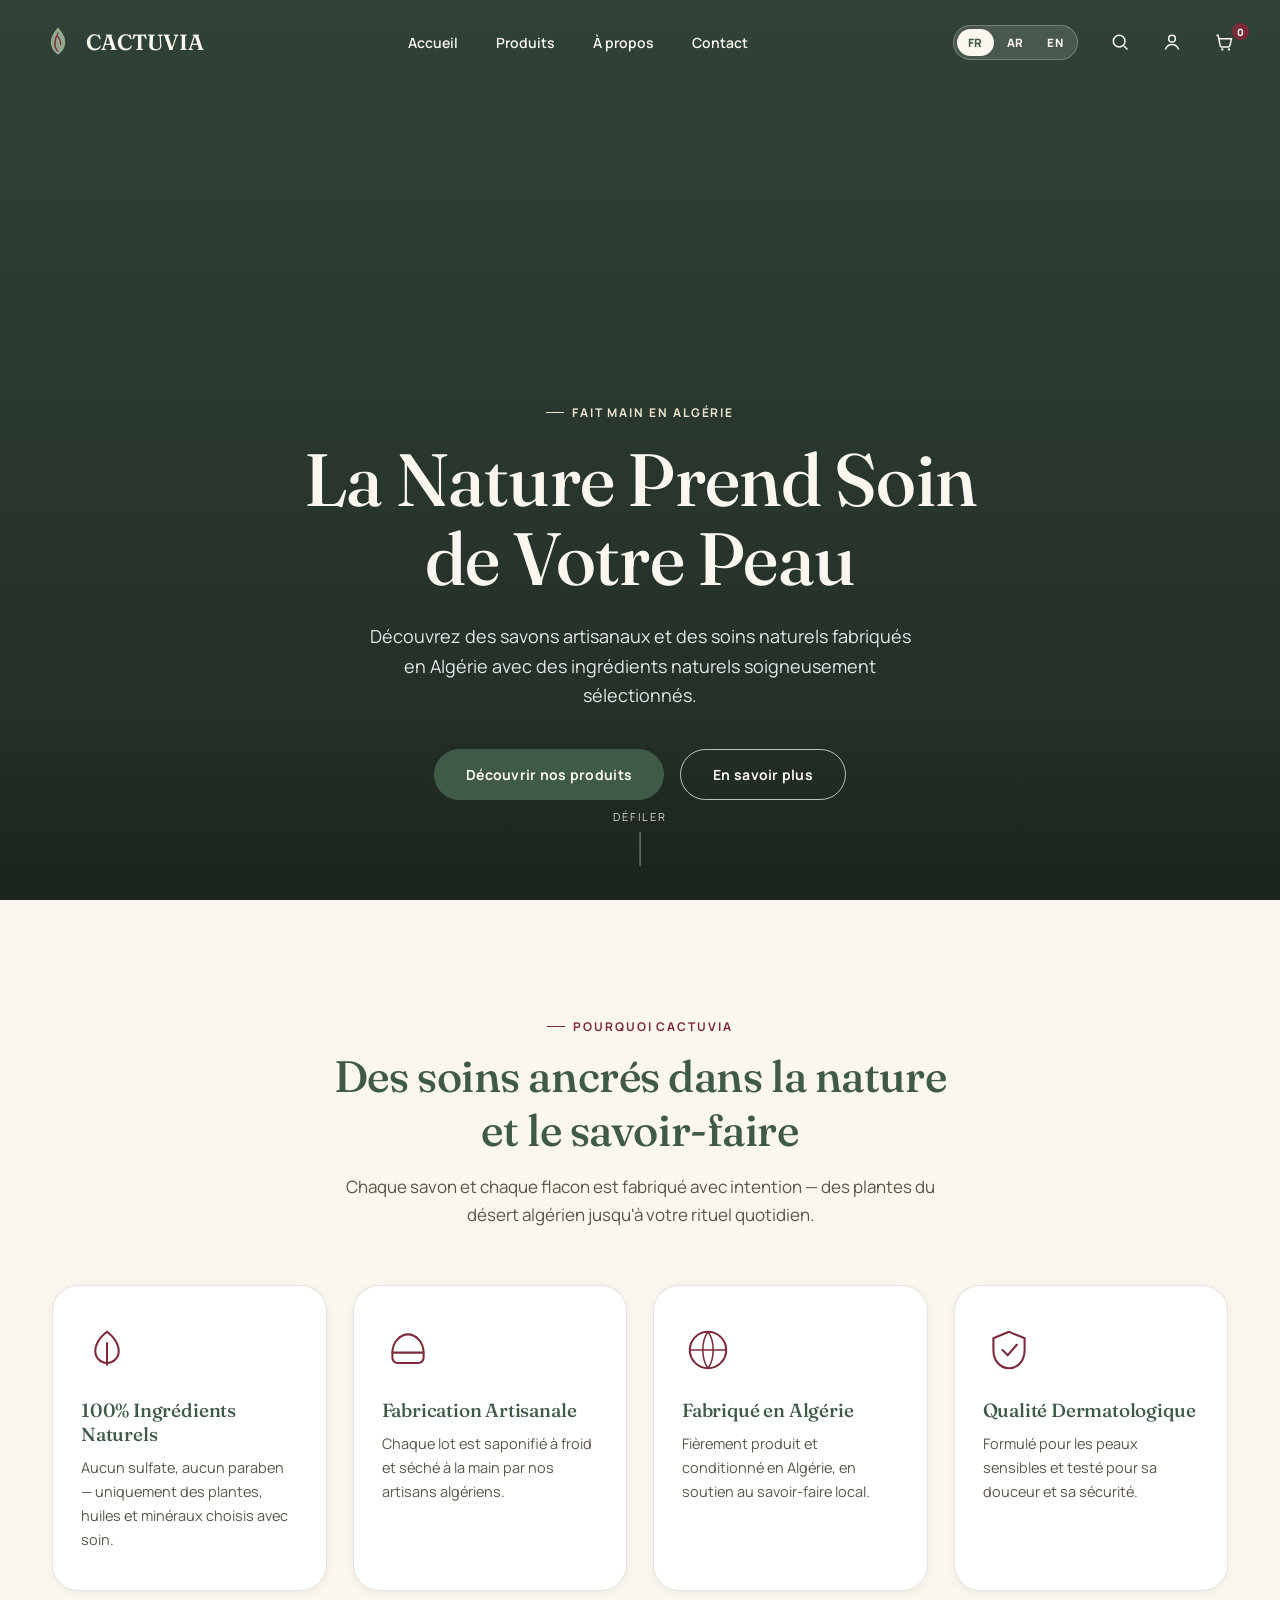
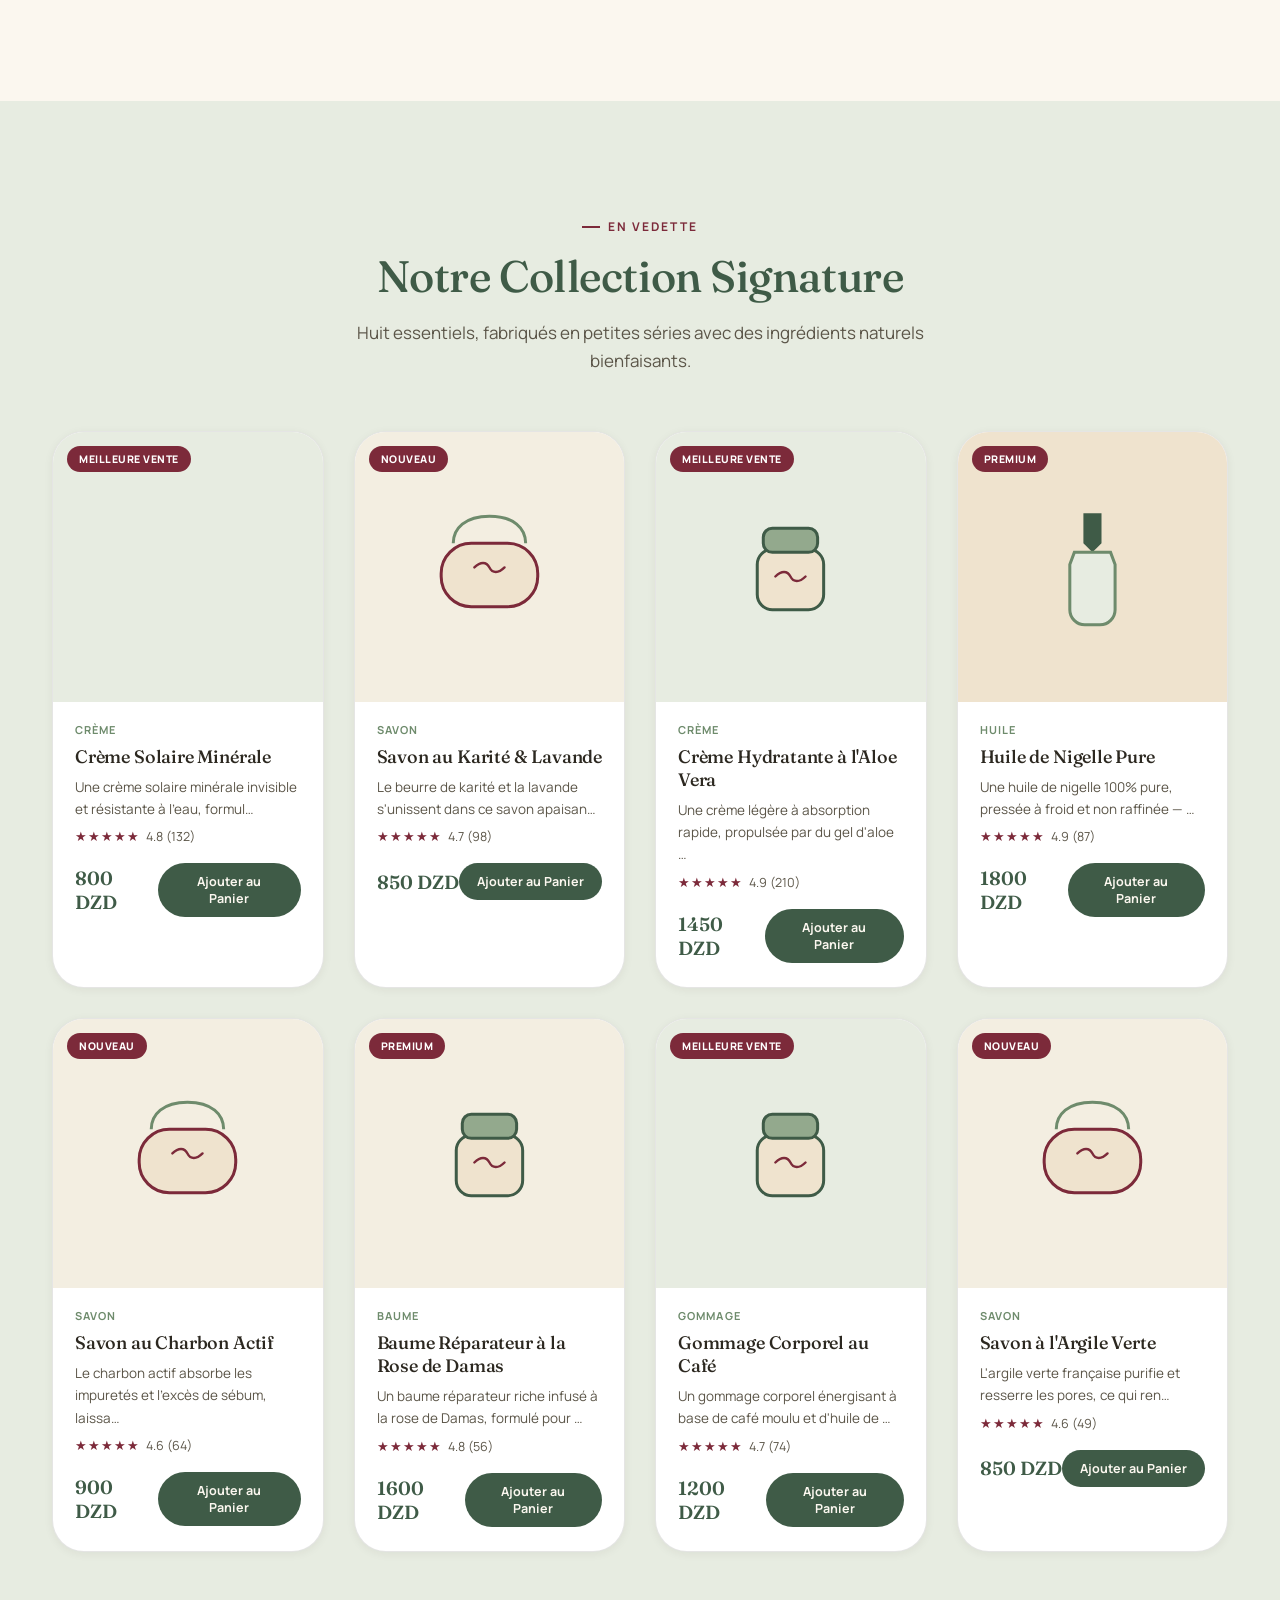
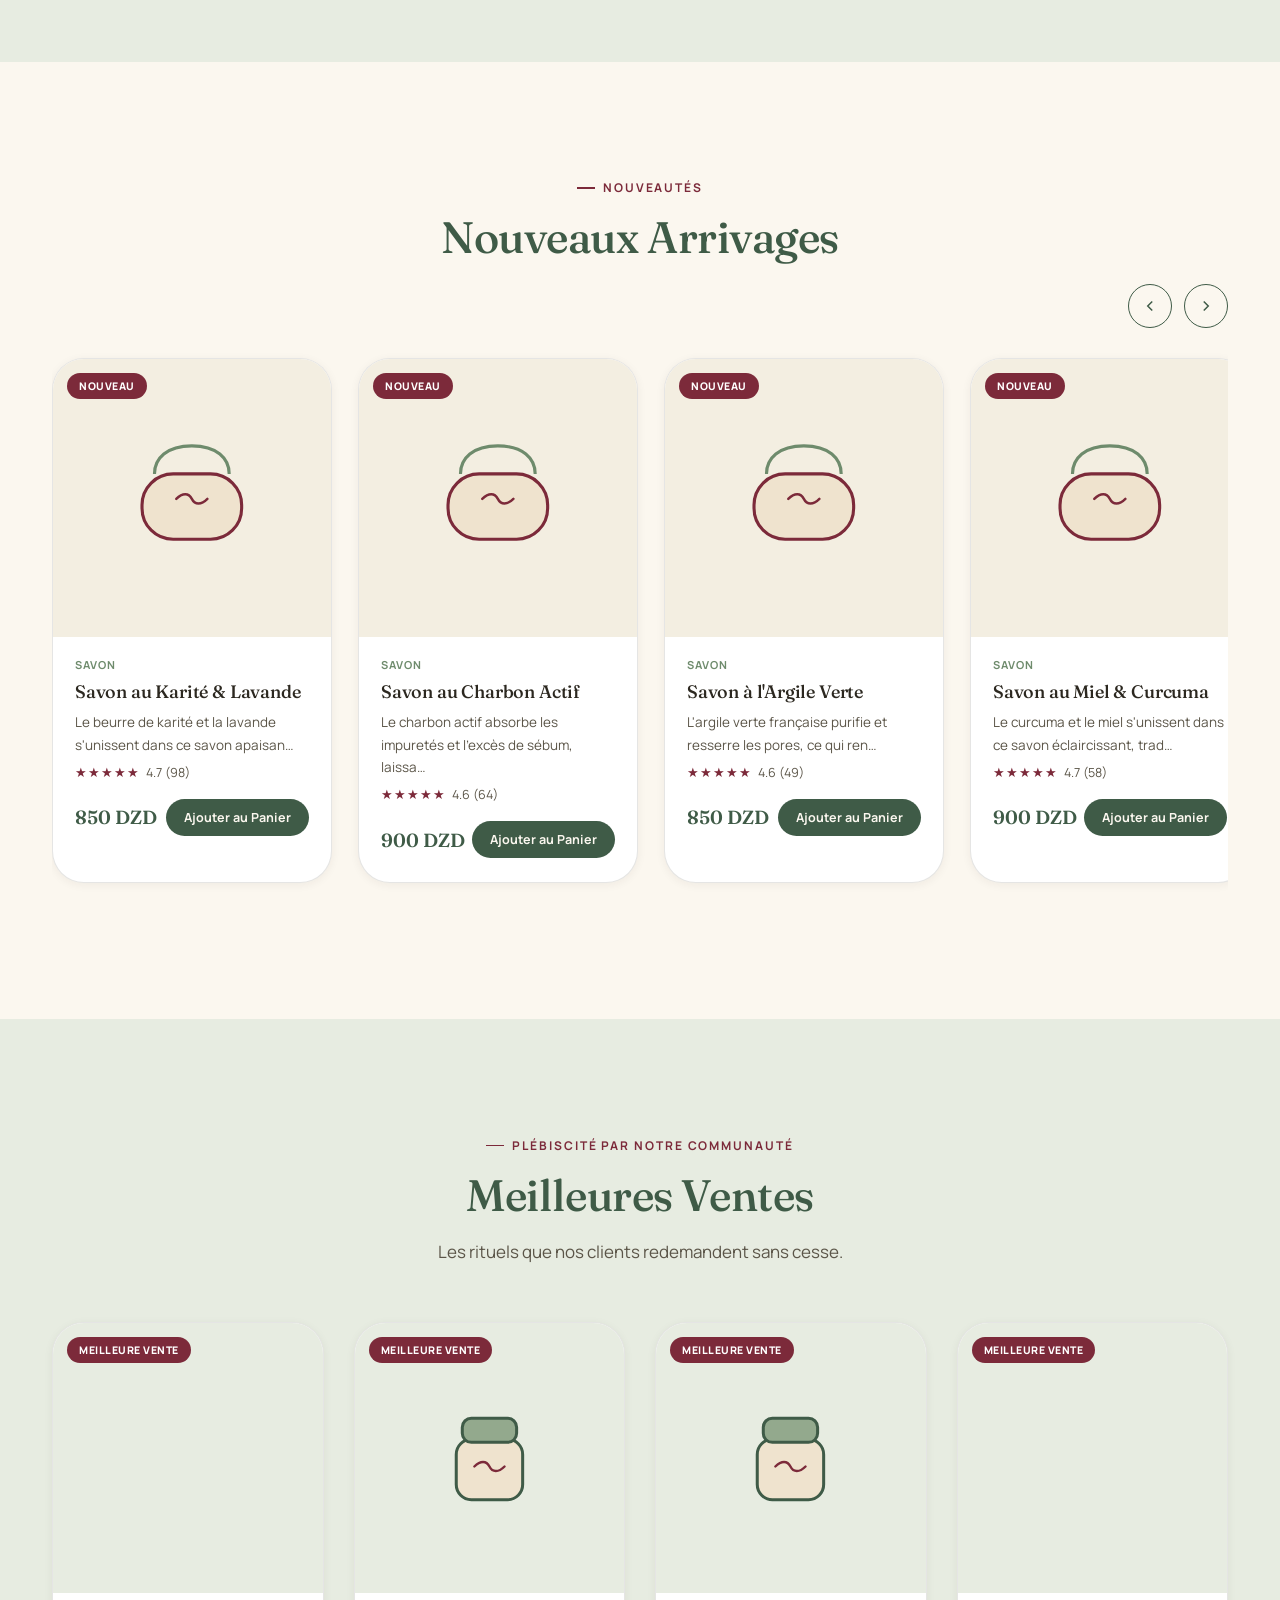
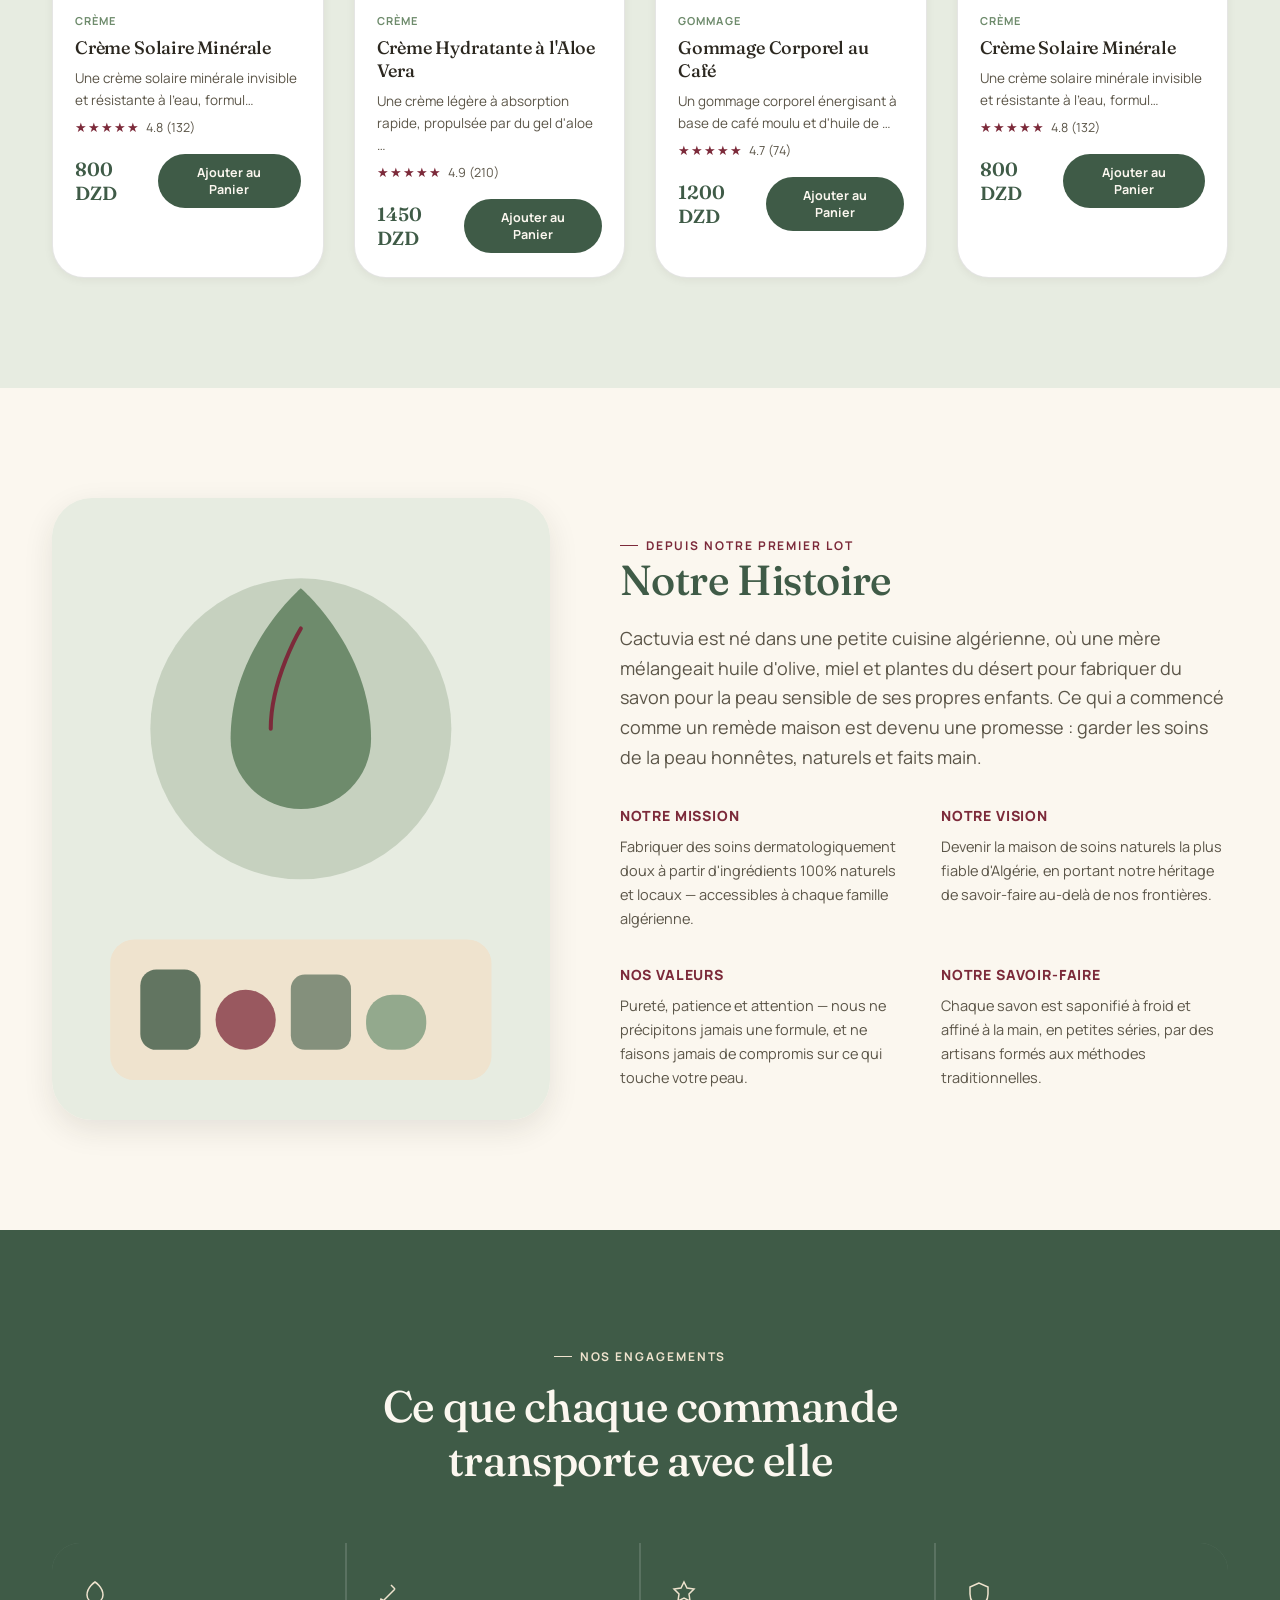
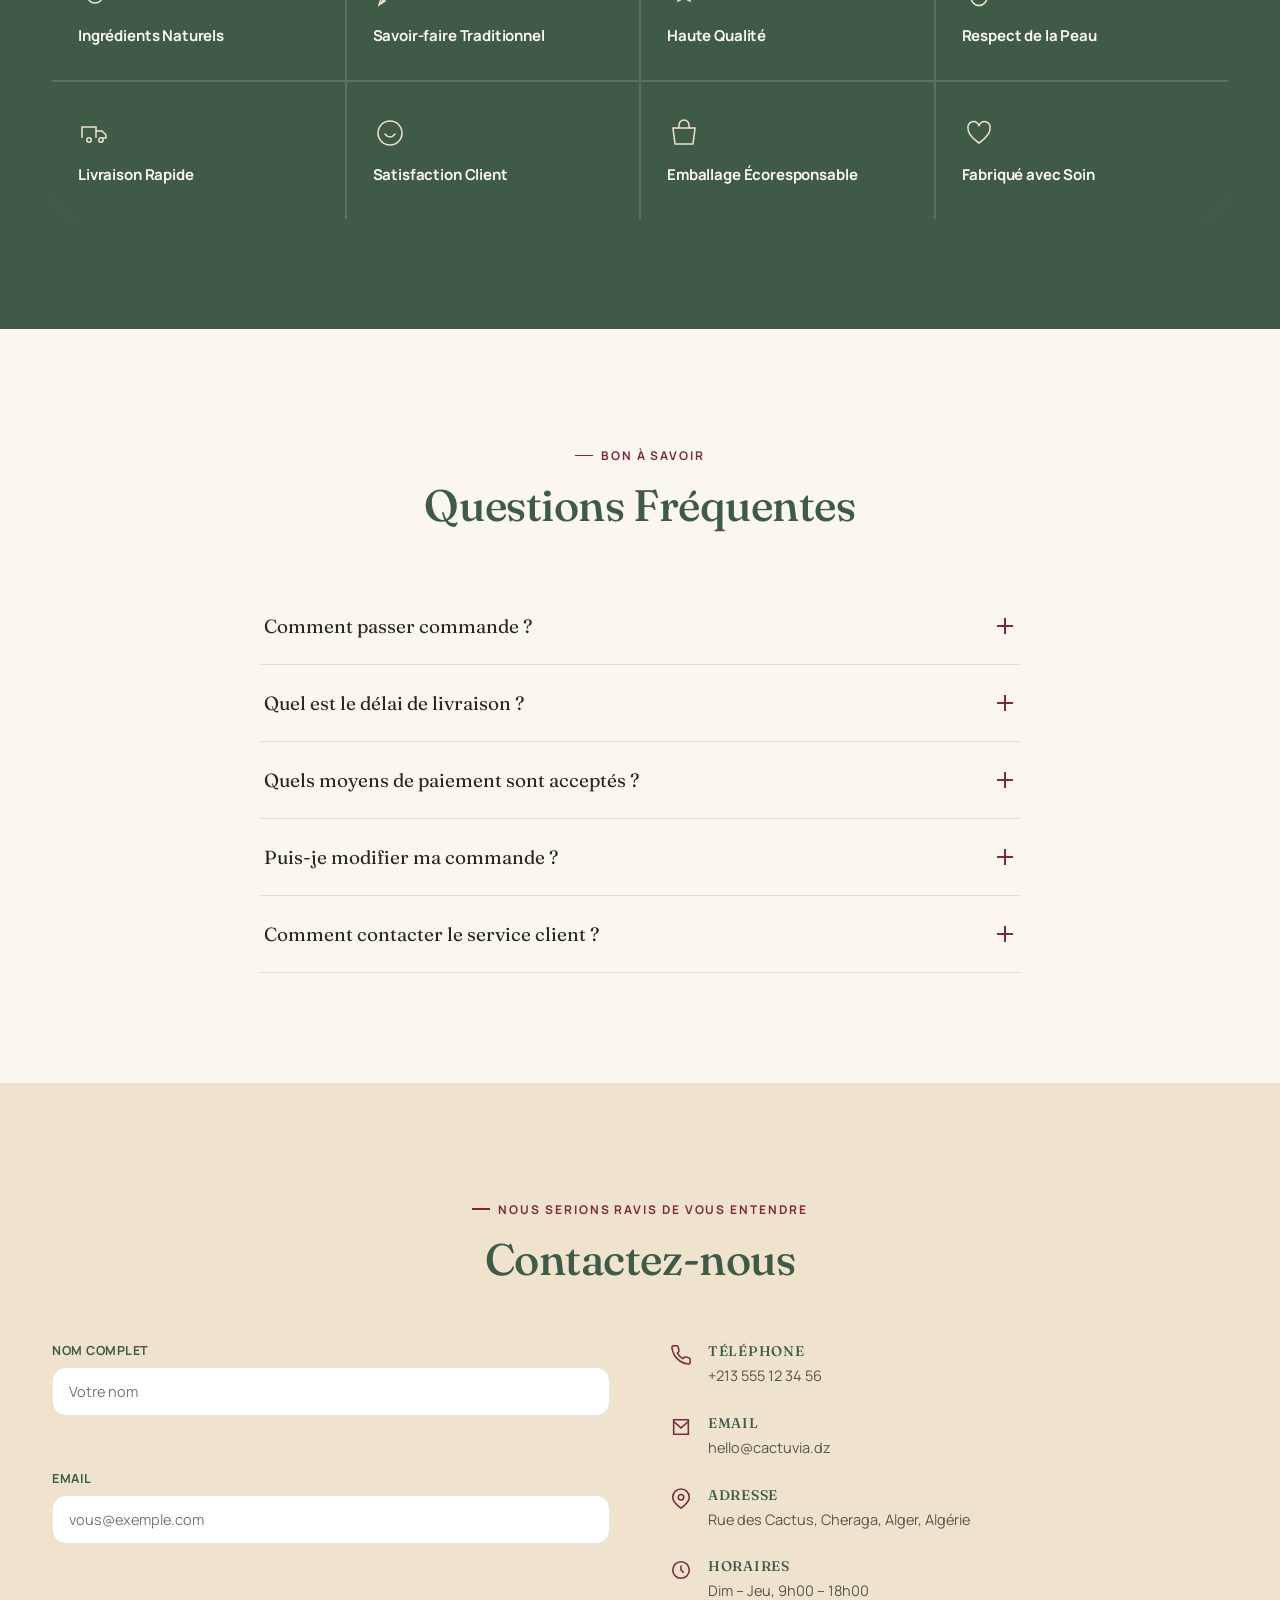
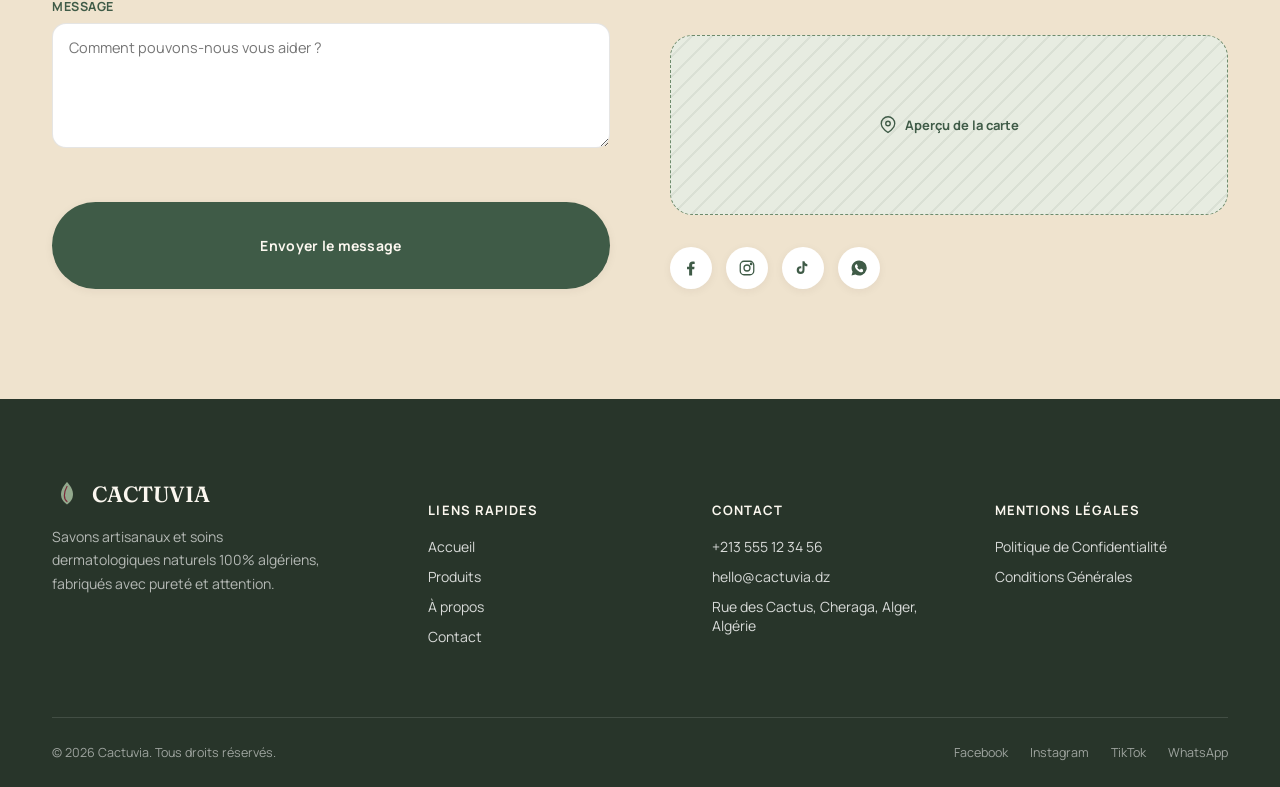
<file: index.html>
<!DOCTYPE html>
<html lang="fr">
<head>
<meta charset="UTF-8">
<meta name="viewport" content="width=device-width, initial-scale=1.0">
<title>CACTUVIA — Savons Artisanaux et Soins Naturels, Fabriqués en Algérie</title>
<link rel="preconnect" href="https://fonts.googleapis.com">
<link rel="preconnect" href="https://fonts.gstatic.com" crossorigin>
<link href="https://fonts.googleapis.com/css2?family=Fraunces:ital,opsz,wght@0,9..144,300;0,9..144,400;0,9..144,500;0,9..144,600;1,9..144,400;1,9..144,500&family=Manrope:wght@400;500;600;700;800&family=Tajawal:wght@400;500;700;800&display=swap" rel="stylesheet">
<link rel="stylesheet" href="cactuvia.css">
</head>
<body>

<!-- ============ NAV ============ -->
<nav class="nav" id="nav">
  <a href="#" class="nav-logo" onclick="goHome(event)">
    <svg class="mark" viewBox="0 0 40 40" fill="none">
      <circle cx="20" cy="20" r="20" fill="currentColor" opacity="0"/>
      <path d="M20 4C20 4 12 12 12 20C12 26.6 15.5 31 20 34C24.5 31 28 26.6 28 20C28 12 20 4 20 4Z" fill="#93A98D"/>
      <path d="M20 10C20 10 16.5 16 16.5 22C16.5 26 18 28.5 20 30" stroke="#7C2A3A" stroke-width="1.6" stroke-linecap="round"/>
      <path d="M20 14C20 14 23 18 23 22.5" stroke="#7C2A3A" stroke-width="1.6" stroke-linecap="round"/>
    </svg>
    CACTUVIA
  </a>
  <div class="nav-links">
    <a href="#" onclick="goHome(event)" data-i18n="nav.home">Home</a>
    <a href="#" onclick="scrollToSection(event,'featured')" data-i18n="nav.products">Products</a>
    <a href="#" onclick="scrollToSection(event,'story')" data-i18n="nav.about">About</a>
    <a href="#" onclick="scrollToSection(event,'contact')" data-i18n="nav.contact">Contact</a>
  </div>
  <div class="nav-icons">
    <div class="lang-switch">
      <button class="lang-btn" data-lang="fr" onclick="setLang('fr')">FR</button>
      <button class="lang-btn" data-lang="ar" onclick="setLang('ar')">AR</button>
      <button class="lang-btn" data-lang="en" onclick="setLang('en')">EN</button>
    </div>
    <button aria-label="Search" onclick="scrollToSection(event,'featured')">
      <svg width="20" height="20" viewBox="0 0 24 24" fill="none" stroke="currentColor" stroke-width="1.8"><circle cx="11" cy="11" r="7"/><path d="M21 21l-4.3-4.3"/></svg>
    </button>
    <button aria-label="Account">
      <svg width="20" height="20" viewBox="0 0 24 24" fill="none" stroke="currentColor" stroke-width="1.8"><circle cx="12" cy="8" r="4"/><path d="M4 21c1.6-4 5-6 8-6s6.4 2 8 6"/></svg>
    </button>
    <button aria-label="Cart" onclick="showView('cart')">
      <svg width="20" height="20" viewBox="0 0 24 24" fill="none" stroke="currentColor" stroke-width="1.8"><path d="M3 4h2l2.4 12.4a2 2 0 0 0 2 1.6h7.6a2 2 0 0 0 2-1.6L21 8H6"/><circle cx="10" cy="21" r="1.4" fill="currentColor" stroke="none"/><circle cx="18" cy="21" r="1.4" fill="currentColor" stroke="none"/></svg>
      <span class="cart-badge" id="cartBadge">0</span>
    </button>
    <button class="nav-burger" aria-label="Menu" onclick="toggleMobile(true)">
      <svg width="24" height="24" viewBox="0 0 24 24" fill="none" stroke="currentColor" stroke-width="1.8"><path d="M3 6h18M3 12h18M3 18h18"/></svg>
    </button>
  </div>
</nav>

<div class="mobile-menu" id="mobileMenu">
  <button class="mobile-close" onclick="toggleMobile(false)">
    <svg width="26" height="26" viewBox="0 0 24 24" fill="none" stroke="currentColor" stroke-width="1.8"><path d="M6 6l12 12M18 6L6 18"/></svg>
  </button>
  <a href="#" onclick="goHome(event);toggleMobile(false)" data-i18n="nav.home">Home</a>
  <a href="#" onclick="scrollToSection(event,'featured');toggleMobile(false)" data-i18n="nav.products">Products</a>
  <a href="#" onclick="scrollToSection(event,'story');toggleMobile(false)" data-i18n="nav.about">About</a>
  <a href="#" onclick="scrollToSection(event,'contact');toggleMobile(false)" data-i18n="nav.contact">Contact</a>
  <div class="lang-switch lang-switch-mobile">
    <button class="lang-btn" data-lang="fr" onclick="setLang('fr')">Français</button>
    <button class="lang-btn" data-lang="ar" onclick="setLang('ar')">العربية</button>
    <button class="lang-btn" data-lang="en" onclick="setLang('en')">English</button>
  </div>
</div>

<!-- ============ HOME VIEW ============ -->
<main class="view active" id="view-home">

  <!-- HERO -->
  <section class="hero" id="hero">
    <div class="hero-media" id="heroMedia">
      <video class="hero-video" autoplay muted loop playsinline preload="auto">
        <source src="cactuvia-hero.mp4" type="video/mp4">
      </video>
    </div>
    <div class="hero-overlay"></div>
    <div class="hero-content">
      <span class="eyebrow" data-i18n="hero.eyebrow">Handmade in Algeria</span>
      <h1><span data-i18n="hero.title1">Nature Takes Care</span><br><span data-i18n="hero.title2">of Your Skin</span></h1>
      <p data-i18n="hero.subtitle">Discover handmade soaps and natural skincare products made in Algeria with carefully selected natural ingredients.</p>
      <div class="hero-actions">
        <button class="btn btn-primary" onclick="scrollToSection(event,'featured')" data-i18n="hero.cta1">Discover our products</button>
        <button class="btn btn-ghost" onclick="scrollToSection(event,'story')" data-i18n="hero.cta2">Learn more</button>
      </div>
    </div>
    <div class="hero-scroll"><span data-i18n="hero.scroll">Scroll</span><span class="line"></span></div>
  </section>

  <!-- WHY CHOOSE -->
  <section class="section" id="why">
    <div class="container">
      <div class="section-head reveal">
        <span class="eyebrow" data-i18n="why.eyebrow">Why Cactuvia</span>
        <h2 data-i18n="why.title">Skincare rooted in nature and craft</h2>
        <p data-i18n="why.subtitle">Every bar and bottle is made with intention.</p>
      </div>
      <div class="why-grid" id="whyGrid"></div>
    </div>
  </section>

  <!-- FEATURED PRODUCTS -->
  <section class="section products-band" id="featured">
    <div class="container">
      <div class="section-head reveal">
        <span class="eyebrow" data-i18n="featured.eyebrow">Featured</span>
        <h2 data-i18n="featured.title">Our Signature Collection</h2>
        <p data-i18n="featured.subtitle">Eight essentials, handcrafted in small batches.</p>
      </div>
      <div class="product-grid" id="featuredGrid"></div>
    </div>
  </section>

  <!-- NEW ARRIVALS -->
  <section class="section" id="new">
    <div class="container">
      <div class="section-head reveal" style="margin-bottom:20px;">
        <span class="eyebrow" data-i18n="newSec.eyebrow">Just Landed</span>
        <h2 data-i18n="newSec.title">New Arrivals</h2>
      </div>
      <div class="slider-nav">
        <button class="slider-btn" onclick="slideNew(-1)" aria-label="Previous">
          <svg width="18" height="18" viewBox="0 0 24 24" fill="none" stroke="currentColor" stroke-width="2"><path d="M15 18l-6-6 6-6"/></svg>
        </button>
        <button class="slider-btn" onclick="slideNew(1)" aria-label="Next">
          <svg width="18" height="18" viewBox="0 0 24 24" fill="none" stroke="currentColor" stroke-width="2"><path d="M9 18l6-6-6-6"/></svg>
        </button>
      </div>
      <div class="slider-wrap"><div class="slider" id="newSlider"></div></div>
    </div>
  </section>

  <!-- BEST SELLERS -->
  <section class="section products-band" id="bestsellers">
    <div class="container">
      <div class="section-head reveal">
        <span class="eyebrow" data-i18n="best.eyebrow">Loved by our community</span>
        <h2 data-i18n="best.title">Best Sellers</h2>
        <p data-i18n="best.subtitle">The rituals our customers keep coming back for.</p>
      </div>
      <div class="product-grid" id="bestGrid"></div>
    </div>
  </section>

  <!-- OUR STORY -->
  <section class="section" id="story">
    <div class="container">
      <div class="story">
        <div class="story-media reveal" id="storyMedia"></div>
        <div class="reveal">
          <span class="eyebrow" data-i18n="story.eyebrow">Since our first batch</span>
          <h2 data-i18n="story.title">Our Story</h2>
          <p class="lead" data-i18n="story.lead">Cactuvia began in a small Algerian kitchen.</p>
          <div class="story-cols">
            <div class="story-block">
              <h4 data-i18n="story.missionH">Our Mission</h4>
              <p data-i18n="story.missionP">...</p>
            </div>
            <div class="story-block">
              <h4 data-i18n="story.visionH">Our Vision</h4>
              <p data-i18n="story.visionP">...</p>
            </div>
            <div class="story-block">
              <h4 data-i18n="story.valuesH">Our Values</h4>
              <p data-i18n="story.valuesP">...</p>
            </div>
            <div class="story-block">
              <h4 data-i18n="story.craftH">Our Craft</h4>
              <p data-i18n="story.craftP">...</p>
            </div>
          </div>
        </div>
      </div>
    </div>
  </section>

  <!-- COMMITMENTS -->
  <section class="section commit-band" id="commitments">
    <div class="container">
      <div class="section-head reveal">
        <span class="eyebrow" data-i18n="commit.eyebrow">Our Commitments</span>
        <h2 data-i18n="commit.title">What every order carries with it</h2>
      </div>
      <div class="commit-grid" id="commitGrid"></div>
    </div>
  </section>

  <!-- FAQ -->
  <section class="section" id="faq">
    <div class="container">
      <div class="section-head reveal">
        <span class="eyebrow" data-i18n="faq.eyebrow">Good to know</span>
        <h2 data-i18n="faq.title">Frequently Asked Questions</h2>
      </div>
      <div class="faq-list" id="faqList"></div>
    </div>
  </section>

  <!-- CONTACT -->
  <section class="section contact-band" id="contact">
    <div class="container">
      <div class="section-head reveal">
        <span class="eyebrow" data-i18n="contact.eyebrow">We'd love to hear from you</span>
        <h2 data-i18n="contact.title">Get in Touch</h2>
      </div>
      <div class="contact-grid">
        <form class="contact-form reveal" onsubmit="handleContactSubmit(event)">
          <div class="field"><label data-i18n="contact.formName">Full Name</label><input type="text" required data-i18n-placeholder="contact.formNamePh" placeholder="Your name"></div>
          <div class="field"><label data-i18n="contact.formEmail">Email</label><input type="email" required data-i18n-placeholder="contact.formEmailPh" placeholder="you@example.com"></div>
          <div class="field"><label data-i18n="contact.formMessage">Message</label><textarea rows="5" required data-i18n-placeholder="contact.formMessagePh" placeholder="How can we help?"></textarea></div>
          <button class="btn btn-primary btn-block" type="submit" data-i18n="contact.send">Send Message</button>
        </form>
        <div class="contact-info reveal">
          <div class="contact-row">
            <svg class="icon" viewBox="0 0 24 24" fill="none" stroke="currentColor" stroke-width="1.7"><path d="M22 16.9v3a2 2 0 0 1-2.2 2 19.8 19.8 0 0 1-8.6-3.1 19.5 19.5 0 0 1-6-6 19.8 19.8 0 0 1-3.1-8.7A2 2 0 0 1 4.1 2h3a2 2 0 0 1 2 1.7c.1 1 .3 2 .6 3a2 2 0 0 1-.5 2.1L8 10a16 16 0 0 0 6 6l1.2-1.2a2 2 0 0 1 2.1-.5c1 .3 2 .5 3 .6a2 2 0 0 1 1.7 2Z"/></svg>
            <div><h4 data-i18n="contact.phoneLabel">Phone</h4><p data-i18n="contact.phoneValue">+213 555 12 34 56</p></div>
          </div>
          <div class="contact-row">
            <svg class="icon" viewBox="0 0 24 24" fill="none" stroke="currentColor" stroke-width="1.7"><path d="M4 4h16v16H4z"/><path d="m4 6 8 7 8-7"/></svg>
            <div><h4 data-i18n="contact.emailLabel">Email</h4><p data-i18n="contact.emailValue">hello@cactuvia.dz</p></div>
          </div>
          <div class="contact-row">
            <svg class="icon" viewBox="0 0 24 24" fill="none" stroke="currentColor" stroke-width="1.7"><path d="M21 10c0 6-9 12-9 12s-9-6-9-12a9 9 0 0 1 18 0Z"/><circle cx="12" cy="10" r="3"/></svg>
            <div><h4 data-i18n="contact.addressLabel">Address</h4><p data-i18n="contact.addressValue">Rue des Cactus, Cheraga, Algiers, Algeria</p></div>
          </div>
          <div class="contact-row">
            <svg class="icon" viewBox="0 0 24 24" fill="none" stroke="currentColor" stroke-width="1.7"><circle cx="12" cy="12" r="9"/><path d="M12 7v5l3 3"/></svg>
            <div><h4 data-i18n="contact.hoursLabel">Working Hours</h4><p data-i18n="contact.hoursValue">Sun – Thu, 9:00 – 18:00</p></div>
          </div>
          <div class="map-placeholder">
            <svg width="18" height="18" viewBox="0 0 24 24" fill="none" stroke="currentColor" stroke-width="1.8"><path d="M21 10c0 6-9 12-9 12s-9-6-9-12a9 9 0 0 1 18 0Z"/><circle cx="12" cy="10" r="3"/></svg>
            <span data-i18n="contact.map">Map preview</span>
          </div>
          <div class="social-row">
            <a href="#" aria-label="Facebook"><svg width="18" height="18" viewBox="0 0 24 24" fill="currentColor"><path d="M13.5 22v-8.4h2.8l.4-3.3h-3.2V8.1c0-.9.3-1.6 1.7-1.6h1.7V3.5C16.3 3.4 15.3 3.3 14 3.3c-2.7 0-4.5 1.6-4.5 4.6v2.4H6.7v3.3h2.8V22h4Z"/></svg></a>
            <a href="#" aria-label="Instagram"><svg width="18" height="18" viewBox="0 0 24 24" fill="none" stroke="currentColor" stroke-width="1.7"><rect x="3" y="3" width="18" height="18" rx="5"/><circle cx="12" cy="12" r="4"/><circle cx="17.5" cy="6.5" r="1"/></svg></a>
            <a href="#" aria-label="TikTok"><svg width="18" height="18" viewBox="0 0 24 24" fill="currentColor"><path d="M14 3c.3 2 1.8 3.6 3.8 3.9v2.8c-1.4 0-2.7-.4-3.8-1.2v6.3a5.2 5.2 0 1 1-5.2-5.2c.3 0 .6 0 .9.1v2.9a2.3 2.3 0 1 0 1.6 2.2V3H14Z"/></svg></a>
            <a href="#" aria-label="WhatsApp"><svg width="18" height="18" viewBox="0 0 24 24" fill="currentColor"><path d="M12 2a10 10 0 0 0-8.6 15L2 22l5.2-1.4A10 10 0 1 0 12 2Zm5.6 14.3c-.2.6-1.3 1.2-1.9 1.3-.5.1-1.1.1-1.7-.1-.4-.1-.9-.3-1.6-.6-2.8-1.2-4.6-4-4.7-4.2-.1-.2-1.1-1.5-1.1-2.9s.7-2 1-2.3c.3-.3.6-.4.8-.4h.6c.2 0 .4 0 .6.5.2.6.7 1.9.8 2 .1.2.1.4 0 .6-.4.8-.8.8-.4 1.4.9 1.5 1.7 2 3 2.6.2.1.4.1.5-.1.2-.2.7-.8.9-1.1.2-.3.4-.2.6-.1.2.1 1.6.8 1.9 1 .3.1.5.2.5.3.1.2.1.7-.1 1.3Z"/></svg></a>
          </div>
        </div>
      </div>
    </div>
  </section>
</main>

<!-- ============ PRODUCT VIEW ============ -->
<main class="view" id="view-product">
  <section class="section" style="padding-top:150px;">
    <div class="container">
      <div class="crumb"><button onclick="goHome(event)" data-i18n="product.crumbHome">Home</button> / <span id="pdCrumb">Product</span></div>
      <div class="product-detail">
        <div>
          <div class="gallery-main" id="galleryMain"></div>
          <div class="gallery-thumbs" id="galleryThumbs"></div>
        </div>
        <div>
          <div class="pd-cat" id="pdCat"></div>
          <h1 class="pd-title" id="pdTitle"></h1>
          <div class="pd-rating"><span class="stars" id="pdStars"></span><span id="pdRatingText"></span></div>
          <div class="pd-price" id="pdPrice"></div>
          <div class="pd-avail"><span class="dot"></span> <span id="pdAvailText">In stock — ready to ship</span></div>
          <p class="pd-desc" id="pdDesc"></p>
          <div class="qty-row">
            <div class="qty-selector">
              <button onclick="changePdQty(-1)">−</button>
              <span id="pdQty">1</span>
              <button onclick="changePdQty(1)">+</button>
            </div>
            <button class="btn btn-primary" id="pdAddBtn" onclick="addPdToCart()">Add to Cart</button>
          </div>
          <div class="pd-tabs">
            <div class="pd-tab-heads">
              <button class="active" data-tab="ingredients" onclick="switchPdTab('ingredients')">Ingredients</button>
              <button data-tab="benefits" onclick="switchPdTab('benefits')">Benefits</button>
              <button data-tab="directions" onclick="switchPdTab('directions')">Directions for Use</button>
              <button data-tab="precautions" onclick="switchPdTab('precautions')">Precautions</button>
            </div>
            <div class="pd-tab-panel active" id="tab-ingredients"></div>
            <div class="pd-tab-panel" id="tab-benefits"></div>
            <div class="pd-tab-panel" id="tab-directions"></div>
            <div class="pd-tab-panel" id="tab-precautions"></div>
          </div>
        </div>
      </div>

      <div style="margin-top:100px;">
        <div class="section-head" style="text-align:left;margin-bottom:30px;">
          <span class="eyebrow" data-i18n="product.suggestedEyebrow">You may also like</span>
          <h2 data-i18n="product.suggestedTitle">Suggested Products</h2>
        </div>
        <div class="suggested-row" id="suggestedRow"></div>
      </div>

      <div style="margin-top:100px;max-width:760px;">
        <div class="section-head" style="text-align:left;margin-bottom:20px;">
          <span class="eyebrow" data-i18n="product.reviewsEyebrow">Real Feedback</span>
          <h2 data-i18n="product.reviewsTitle">Customer Reviews</h2>
        </div>
        <div class="reviews" id="reviewsList"></div>
      </div>
    </div>
  </section>
</main>

<!-- ============ CART VIEW ============ -->
<main class="view" id="view-cart">
  <section class="section" style="padding-top:150px;">
    <div class="container">
      <div class="section-head" style="text-align:left;margin:0 0 40px;">
        <span class="eyebrow" data-i18n="cart.eyebrow">Your Basket</span>
        <h2 data-i18n="cart.title">Shopping Cart</h2>
      </div>
      <div id="cartEmpty" class="empty-state" style="display:none;">
        <svg class="icon" viewBox="0 0 24 24" fill="none" stroke="currentColor" stroke-width="1.5"><path d="M3 4h2l2.4 12.4a2 2 0 0 0 2 1.6h7.6a2 2 0 0 0 2-1.6L21 8H6"/></svg>
        <h3 style="color:var(--green-deep);font-size:22px;" data-i18n="cart.emptyTitle">Your cart is empty</h3>
        <p style="color:var(--ink-soft);margin-top:10px;" data-i18n="cart.emptyText">Looks like you haven't added anything yet.</p>
        <button class="btn btn-primary" style="margin-top:24px;" onclick="goHome(event)" data-i18n="cart.continueShopping">Continue Shopping</button>
      </div>
      <div id="cartFilled">
        <div class="cart-layout">
          <div>
            <div class="cart-actions-top">
              <button class="btn btn-outline btn-sm" onclick="goHome(event)" data-i18n="cart.continueShopping">← Continue Shopping</button>
              <button class="btn btn-sm" style="color:var(--burgundy);" onclick="clearCart()" data-i18n="cart.clearCart">Clear Cart</button>
            </div>
            <div id="cartItems"></div>
          </div>
          <div class="summary-card">
            <h3 style="font-size:20px;margin-bottom:22px;" data-i18n="checkout.orderSummary">Order Summary</h3>
            <div class="summary-row"><span data-i18n="cart.subtotal">Subtotal</span><span id="cartSubtotal">0 DZD</span></div>
            <div class="summary-row"><span data-i18n="cart.delivery">Delivery</span><span data-i18n="cart.deliveryValue">Calculated at checkout</span></div>
            <div class="summary-row total"><span data-i18n="cart.total">Total</span><span id="cartTotal">0 DZD</span></div>
            <button class="btn btn-primary btn-block" style="margin-top:10px;" onclick="showView('checkout')" data-i18n="cart.checkout">Proceed to Checkout</button>
          </div>
        </div>
      </div>
    </div>
  </section>
</main>

<!-- ============ CHECKOUT VIEW ============ -->
<main class="view" id="view-checkout">
  <section class="section" style="padding-top:150px;">
    <div class="container">
      <div class="section-head" style="text-align:left;margin:0 0 40px;">
        <span class="eyebrow" data-i18n="checkout.eyebrow">Almost there</span>
        <h2 data-i18n="checkout.title">Checkout</h2>
      </div>
      <div class="checkout-layout">
        <form id="checkoutForm" onsubmit="handleCheckoutSubmit(event)">
          <div class="checkout-grid2">
            <div class="field"><label data-i18n="checkout.firstName">First Name</label><input type="text" required></div>
            <div class="field"><label data-i18n="checkout.lastName">Last Name</label><input type="text" required></div>
          </div>
          <div class="checkout-grid2" style="margin-top:16px;">
            <div class="field"><label data-i18n="checkout.phone">Phone Number</label><input type="tel" required placeholder="05XX XX XX XX"></div>
            <div class="field"><label data-i18n="checkout.email">Email (optional)</label><input type="email"></div>
          </div>
          <div class="checkout-grid2" style="margin-top:16px;">
            <div class="field">
              <label data-i18n="checkout.wilaya">Province (Wilaya)</label>
              <select required id="wilayaSelect">
                <option value="">Select wilaya</option>
              </select>
            </div>
            <div class="field"><label data-i18n="checkout.city">City (Commune)</label><input type="text" required></div>
          </div>
          <div class="field" style="margin-top:16px;"><label data-i18n="checkout.address">Full Address</label><textarea rows="3" required></textarea></div>
          <div class="field" style="margin-top:16px;"><label data-i18n="checkout.comment">Comment (optional)</label><textarea rows="2" data-i18n-placeholder="checkout.commentPh" placeholder="Delivery notes, gift message…"></textarea></div>
          <div class="confirm-banner">
            <svg class="icon" viewBox="0 0 24 24" fill="none" stroke="currentColor" stroke-width="1.7"><path d="M22 16.9v3a2 2 0 0 1-2.2 2 19.8 19.8 0 0 1-8.6-3.1 19.5 19.5 0 0 1-6-6 19.8 19.8 0 0 1-3.1-8.7A2 2 0 0 1 4.1 2h3a2 2 0 0 1 2 1.7c.1 1 .3 2 .6 3a2 2 0 0 1-.5 2.1L8 10a16 16 0 0 0 6 6l1.2-1.2a2 2 0 0 1 2.1-.5c1 .3 2 .5 3 .6a2 2 0 0 1 1.7 2Z"/></svg>
            <p data-i18n="checkout.confirmText">After submitting your order, our team will contact you by phone to confirm your order before shipping.</p>
          </div>
          <button class="btn btn-primary btn-block" type="submit" style="margin-top:26px;" data-i18n="checkout.sendOrder">Send My Order</button>
        </form>
        <div class="summary-card">
          <h3 style="font-size:20px;margin-bottom:22px;" data-i18n="checkout.orderSummary">Order Summary</h3>
          <div id="checkoutLines"></div>
          <div class="summary-row total" style="margin-top:14px;"><span data-i18n="checkout.totalLabel">Total</span><span id="checkoutTotal">0 DZD</span></div>
        </div>
      </div>
    </div>
  </section>
</main>

<!-- confirmation modal -->
<div class="modal-backdrop" id="confirmModal">
  <div class="modal-box">
    <svg class="icon" viewBox="0 0 24 24" fill="none" stroke="currentColor" stroke-width="1.6"><circle cx="12" cy="12" r="10"/><path d="m8 12 3 3 5-6"/></svg>
    <h3 data-i18n="modal.title">Order Received</h3>
    <p data-i18n="modal.text">Thank you! After submitting your order, our team will contact you by phone to confirm your order before shipping.</p>
    <button class="btn btn-primary btn-block" style="margin-top:24px;" onclick="closeModal()" data-i18n="modal.continueBtn">Continue Shopping</button>
  </div>
</div>

<!-- ============ FOOTER ============ -->
<footer>
  <div class="container">
    <div class="footer-grid">
      <div>
        <div class="footer-logo">
          <svg width="30" height="30" viewBox="0 0 40 40" fill="none"><path d="M20 4C20 4 12 12 12 20C12 26.6 15.5 31 20 34C24.5 31 28 26.6 28 20C28 12 20 4 20 4Z" fill="#93A98D"/><path d="M20 10C20 10 16.5 16 16.5 22C16.5 26 18 28.5 20 30" stroke="#7C2A3A" stroke-width="1.6" stroke-linecap="round"/></svg>
          CACTUVIA
        </div>
        <p style="font-size:14px;max-width:280px;color:rgba(255,255,255,.65);" data-i18n="footer.desc">100% Algerian handmade soaps.</p>
      </div>
      <div class="footer-col">
        <h5 data-i18n="footer.quicklinks">Quick Links</h5>
        <ul>
          <li><a href="#" onclick="goHome(event)" data-i18n="nav.home">Home</a></li>
          <li><a href="#" onclick="scrollToSection(event,'featured')" data-i18n="nav.products">Products</a></li>
          <li><a href="#" onclick="scrollToSection(event,'story')" data-i18n="nav.about">About Us</a></li>
          <li><a href="#" onclick="scrollToSection(event,'contact')" data-i18n="nav.contact">Contact</a></li>
        </ul>
      </div>
      <div class="footer-col">
        <h5 data-i18n="footer.contactTitle">Contact</h5>
        <ul>
          <li data-i18n="contact.phoneValue">+213 555 12 34 56</li>
          <li data-i18n="contact.emailValue">hello@cactuvia.dz</li>
          <li data-i18n="contact.addressValue">Cheraga, Algiers, Algeria</li>
        </ul>
      </div>
      <div class="footer-col">
        <h5 data-i18n="footer.legalTitle">Legal</h5>
        <ul>
          <li><a href="#" data-i18n="footer.privacy">Privacy Policy</a></li>
          <li><a href="#" data-i18n="footer.terms">Terms &amp; Conditions</a></li>
        </ul>
      </div>
    </div>
    <div class="footer-bottom">
      <span data-i18n="footer.rights">© 2026 Cactuvia. All rights reserved.</span>
      <div class="legal">
        <a href="#">Facebook</a><a href="#">Instagram</a><a href="#">TikTok</a><a href="#">WhatsApp</a>
      </div>
    </div>
  </div>
</footer>

<script src="cactuvia.js"></script>
</body>
</html>
</file>
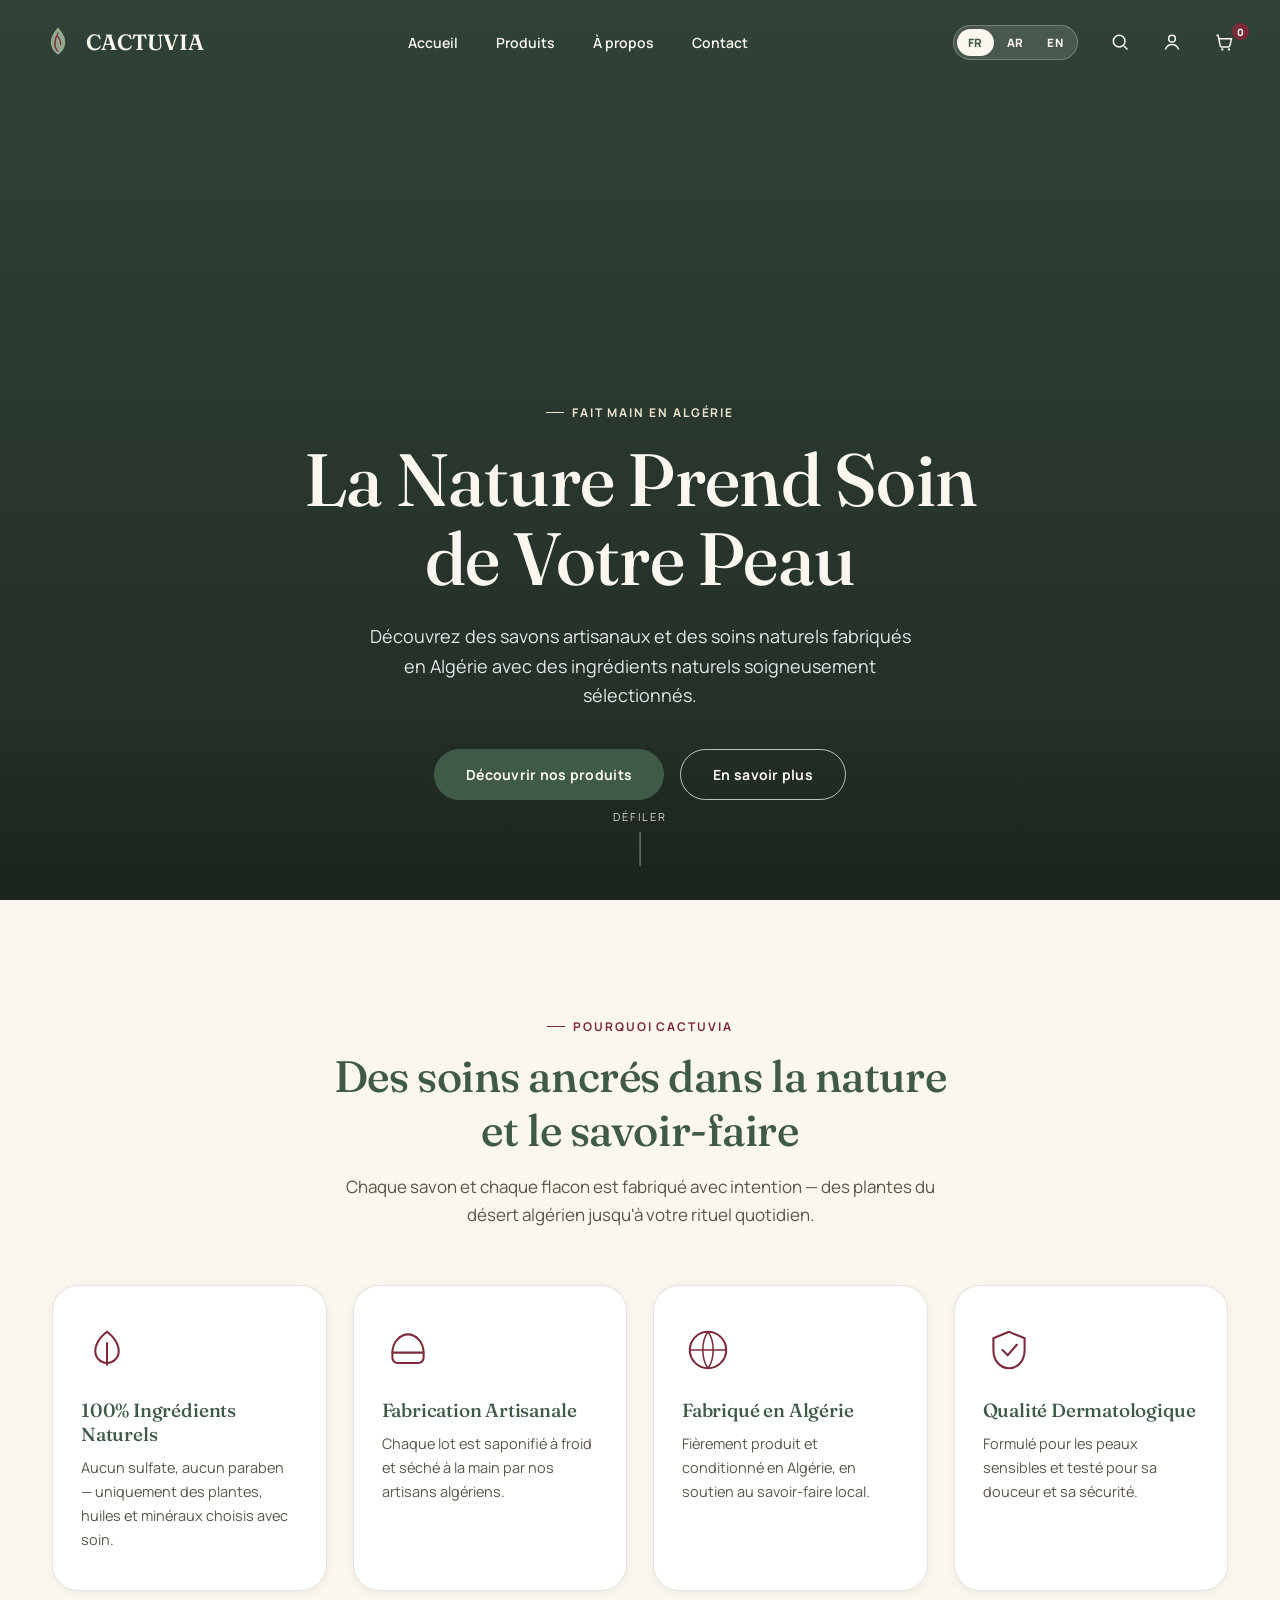
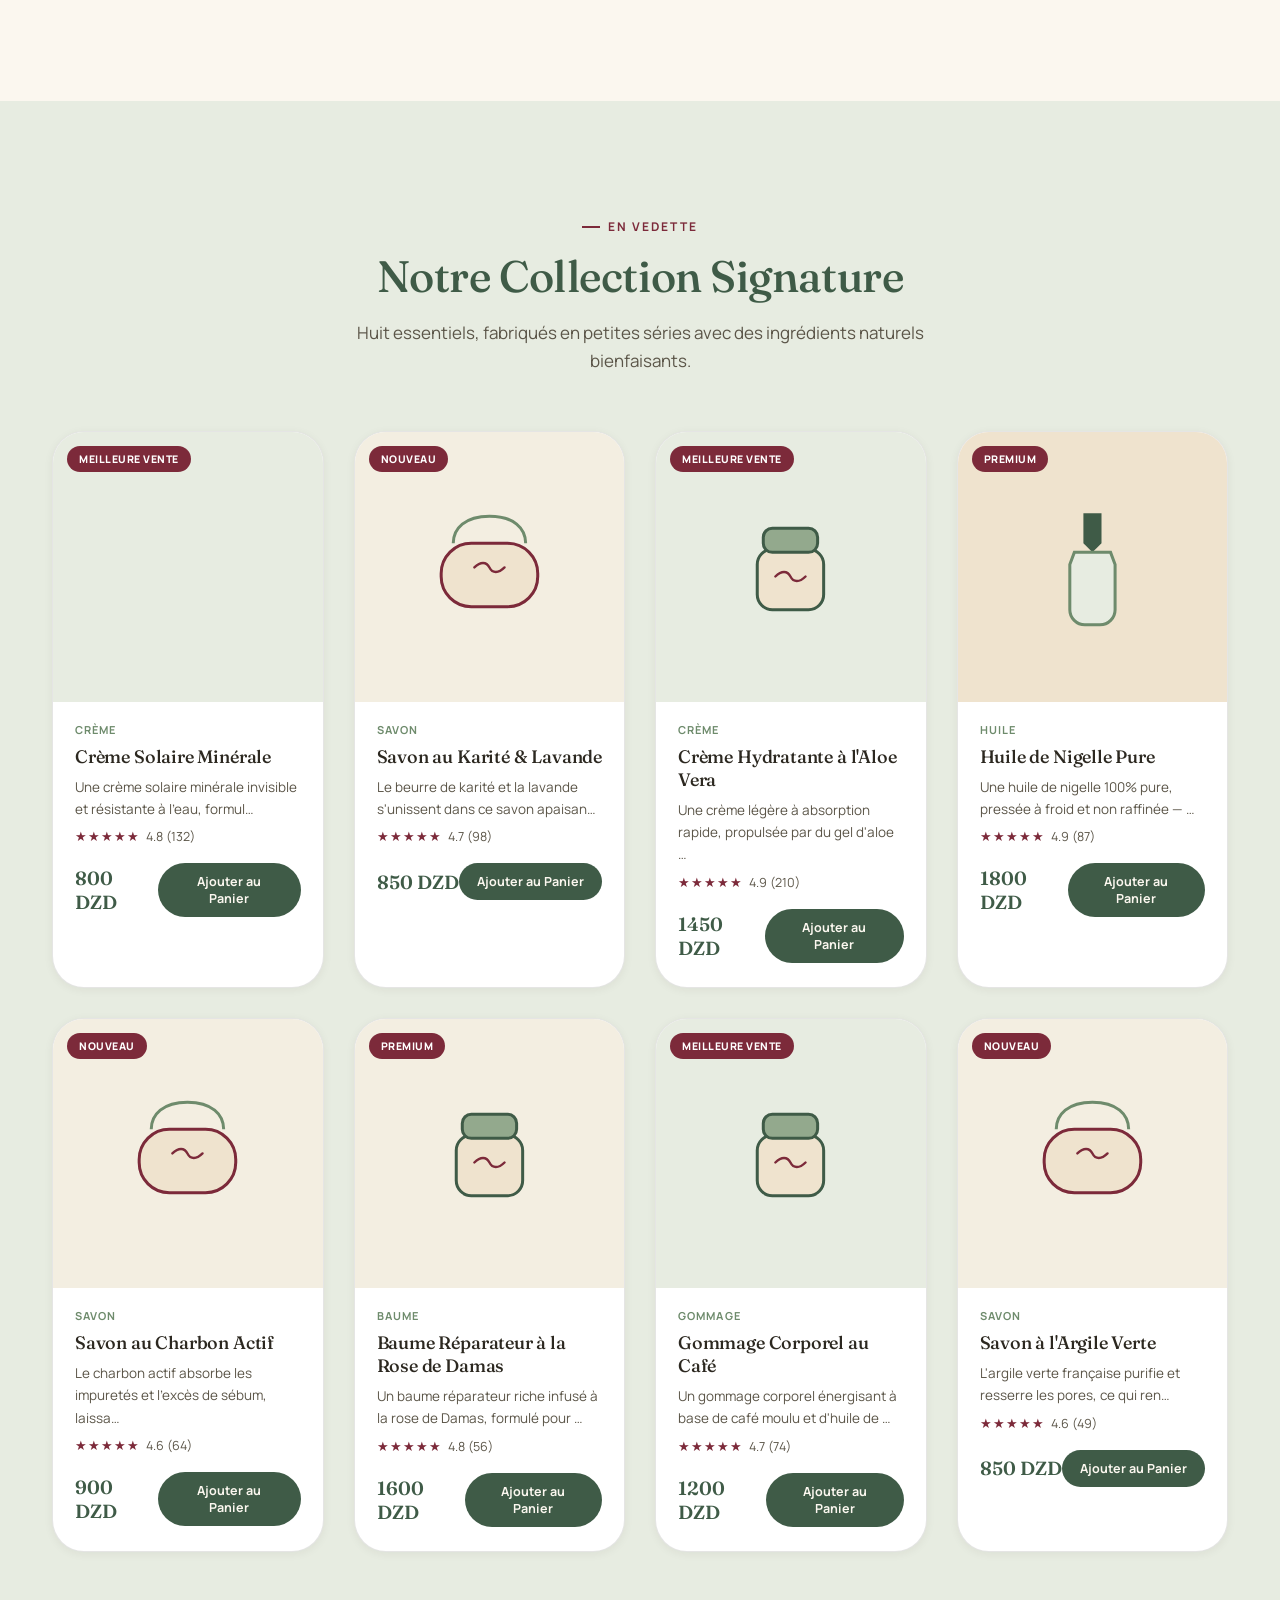
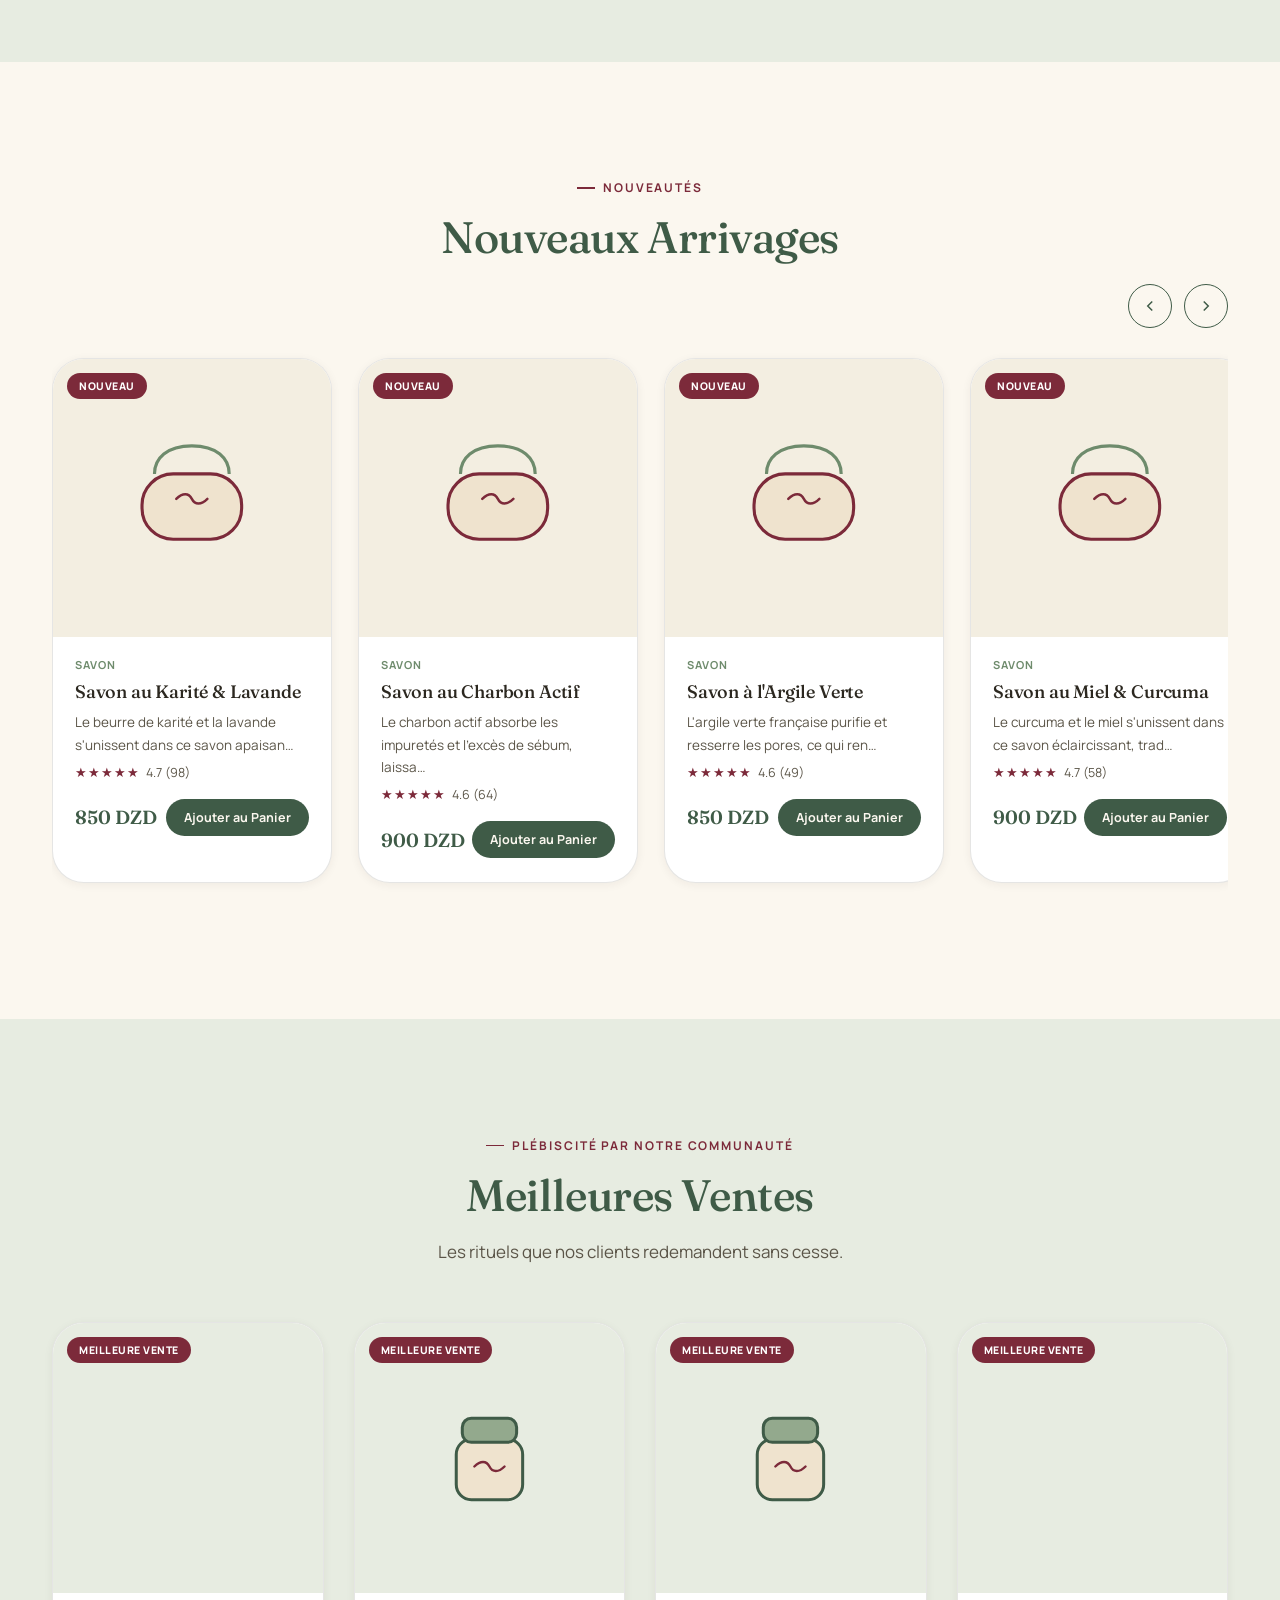
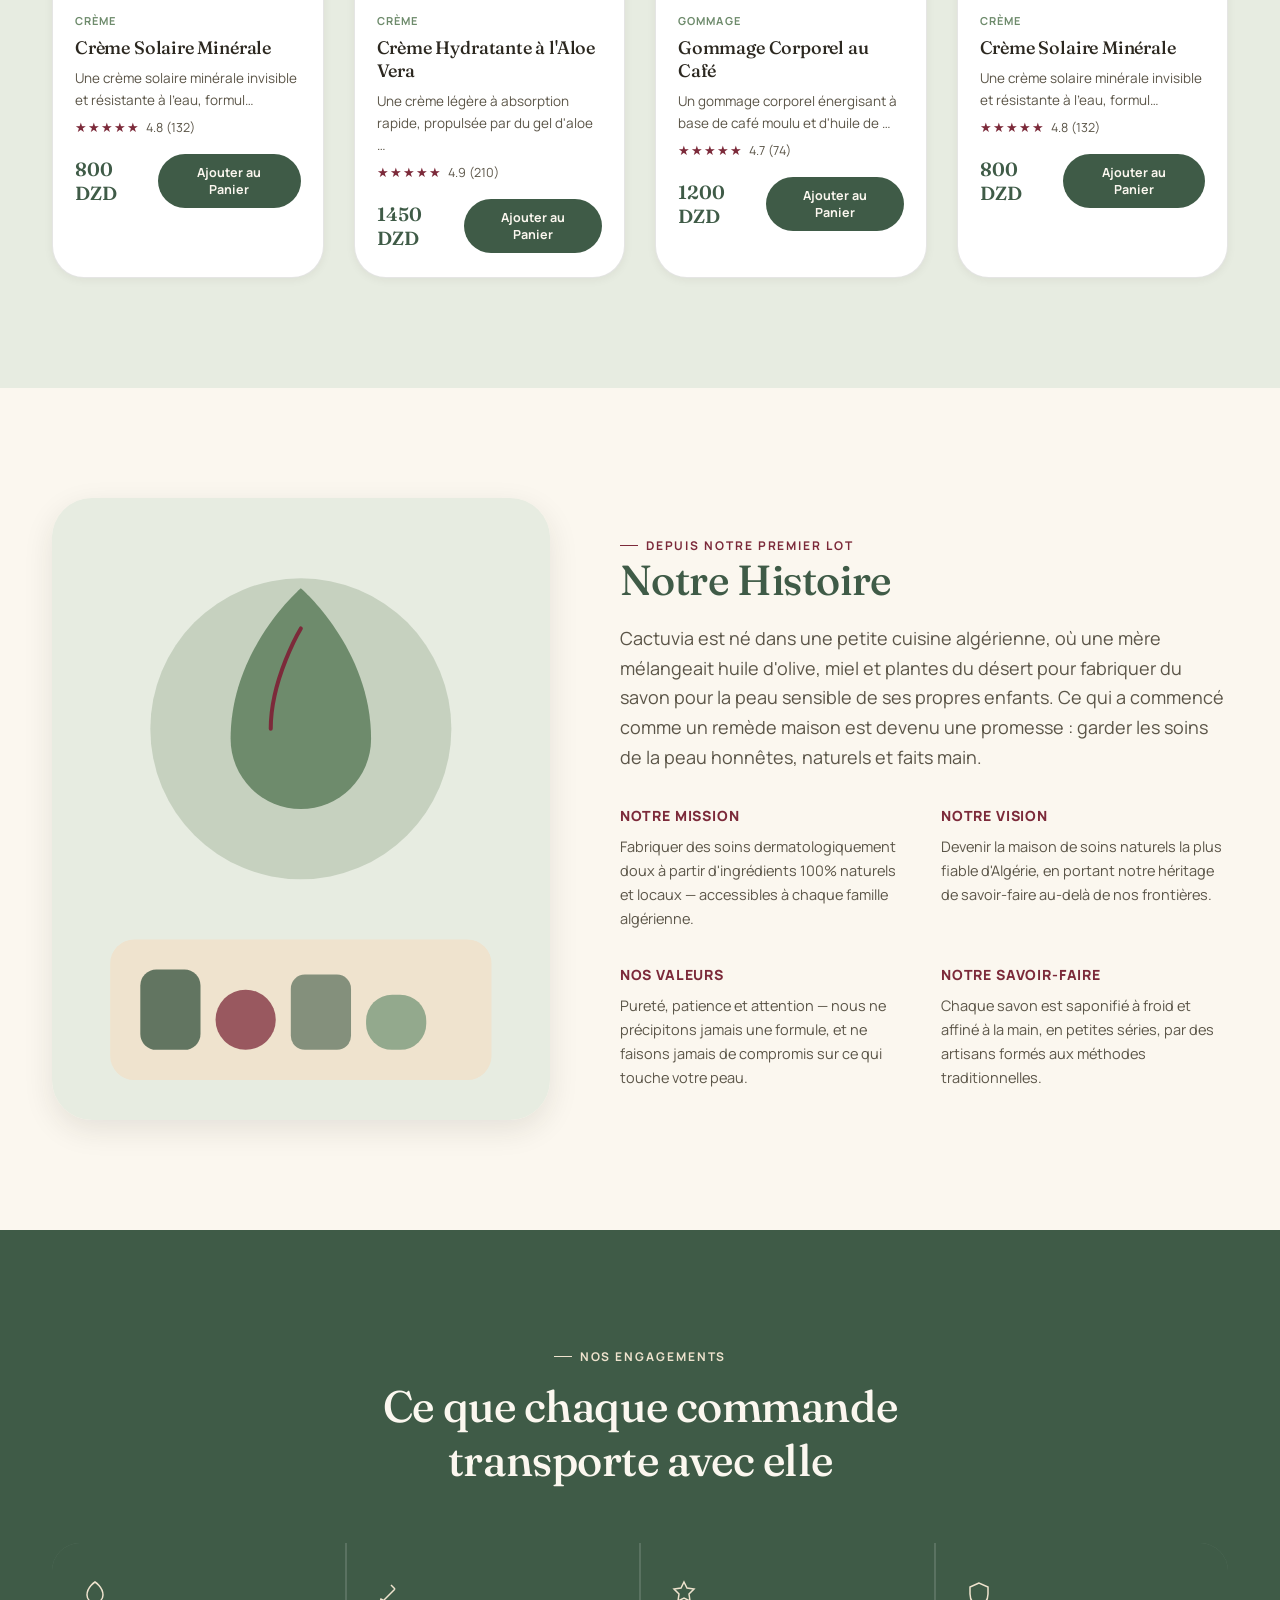
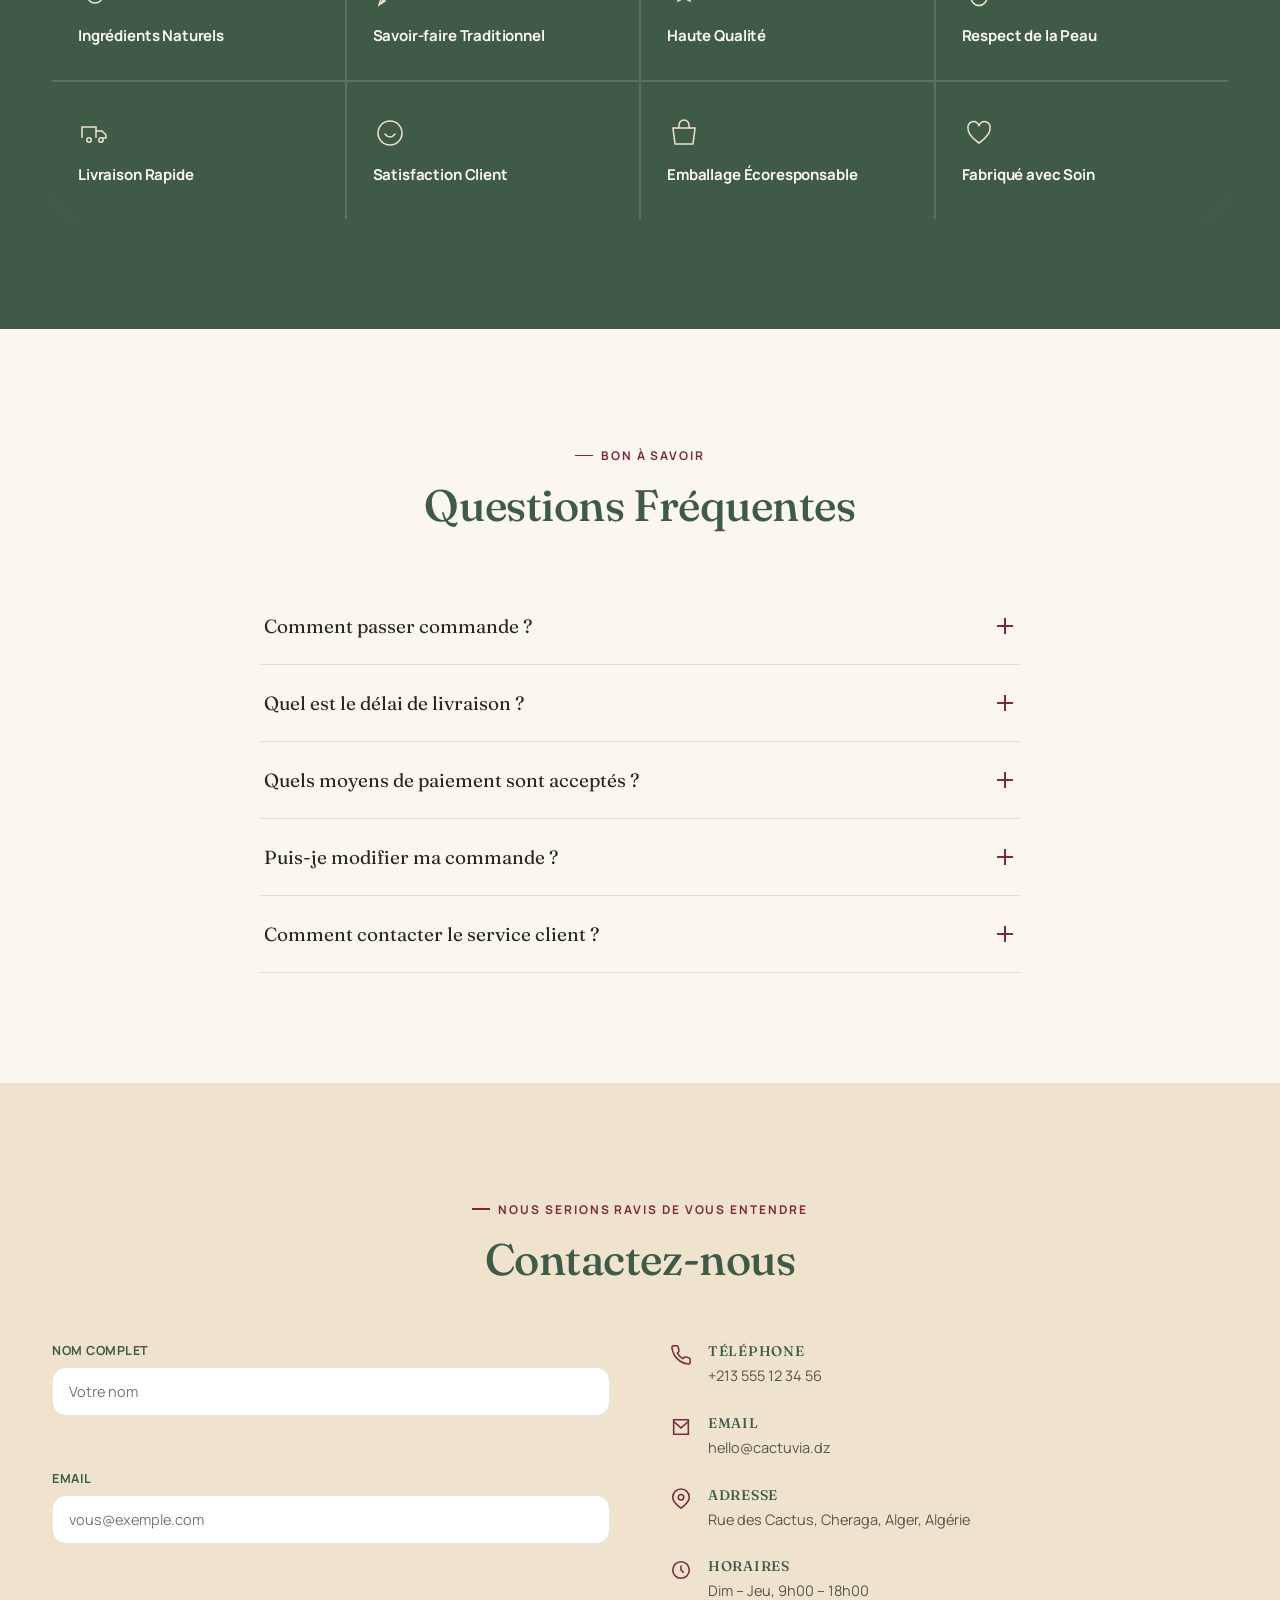
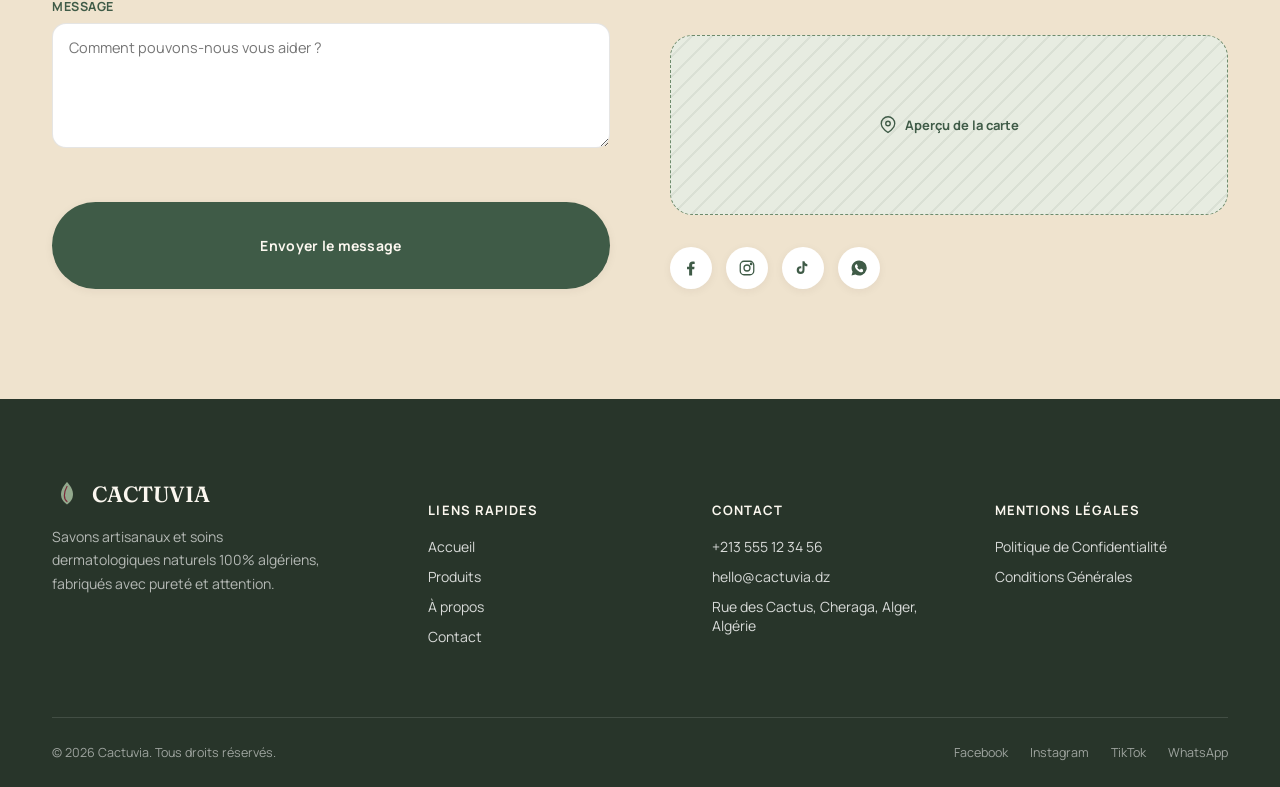
<file: cactuvia.html>
<!DOCTYPE html>
<html lang="fr">
<head>
<meta charset="UTF-8">
<meta name="viewport" content="width=device-width, initial-scale=1.0">
<title>CACTUVIA — Savons Artisanaux et Soins Naturels, Fabriqués en Algérie</title>
<link rel="preconnect" href="https://fonts.googleapis.com">
<link rel="preconnect" href="https://fonts.gstatic.com" crossorigin>
<link href="https://fonts.googleapis.com/css2?family=Fraunces:ital,opsz,wght@0,9..144,300;0,9..144,400;0,9..144,500;0,9..144,600;1,9..144,400;1,9..144,500&family=Manrope:wght@400;500;600;700;800&family=Tajawal:wght@400;500;700;800&display=swap" rel="stylesheet">
<link rel="stylesheet" href="cactuvia.css">
</head>
<body>

<!-- ============ NAV ============ -->
<nav class="nav" id="nav">
  <a href="#" class="nav-logo" onclick="goHome(event)">
    <svg class="mark" viewBox="0 0 40 40" fill="none">
      <circle cx="20" cy="20" r="20" fill="currentColor" opacity="0"/>
      <path d="M20 4C20 4 12 12 12 20C12 26.6 15.5 31 20 34C24.5 31 28 26.6 28 20C28 12 20 4 20 4Z" fill="#93A98D"/>
      <path d="M20 10C20 10 16.5 16 16.5 22C16.5 26 18 28.5 20 30" stroke="#7C2A3A" stroke-width="1.6" stroke-linecap="round"/>
      <path d="M20 14C20 14 23 18 23 22.5" stroke="#7C2A3A" stroke-width="1.6" stroke-linecap="round"/>
    </svg>
    CACTUVIA
  </a>
  <div class="nav-links">
    <a href="#" onclick="goHome(event)" data-i18n="nav.home">Home</a>
    <a href="#" onclick="scrollToSection(event,'featured')" data-i18n="nav.products">Products</a>
    <a href="#" onclick="scrollToSection(event,'story')" data-i18n="nav.about">About</a>
    <a href="#" onclick="scrollToSection(event,'contact')" data-i18n="nav.contact">Contact</a>
  </div>
  <div class="nav-icons">
    <div class="lang-switch">
      <button class="lang-btn" data-lang="fr" onclick="setLang('fr')">FR</button>
      <button class="lang-btn" data-lang="ar" onclick="setLang('ar')">AR</button>
      <button class="lang-btn" data-lang="en" onclick="setLang('en')">EN</button>
    </div>
    <button aria-label="Search" onclick="scrollToSection(event,'featured')">
      <svg width="20" height="20" viewBox="0 0 24 24" fill="none" stroke="currentColor" stroke-width="1.8"><circle cx="11" cy="11" r="7"/><path d="M21 21l-4.3-4.3"/></svg>
    </button>
    <button aria-label="Account">
      <svg width="20" height="20" viewBox="0 0 24 24" fill="none" stroke="currentColor" stroke-width="1.8"><circle cx="12" cy="8" r="4"/><path d="M4 21c1.6-4 5-6 8-6s6.4 2 8 6"/></svg>
    </button>
    <button aria-label="Cart" onclick="showView('cart')">
      <svg width="20" height="20" viewBox="0 0 24 24" fill="none" stroke="currentColor" stroke-width="1.8"><path d="M3 4h2l2.4 12.4a2 2 0 0 0 2 1.6h7.6a2 2 0 0 0 2-1.6L21 8H6"/><circle cx="10" cy="21" r="1.4" fill="currentColor" stroke="none"/><circle cx="18" cy="21" r="1.4" fill="currentColor" stroke="none"/></svg>
      <span class="cart-badge" id="cartBadge">0</span>
    </button>
    <button class="nav-burger" aria-label="Menu" onclick="toggleMobile(true)">
      <svg width="24" height="24" viewBox="0 0 24 24" fill="none" stroke="currentColor" stroke-width="1.8"><path d="M3 6h18M3 12h18M3 18h18"/></svg>
    </button>
  </div>
</nav>

<div class="mobile-menu" id="mobileMenu">
  <button class="mobile-close" onclick="toggleMobile(false)">
    <svg width="26" height="26" viewBox="0 0 24 24" fill="none" stroke="currentColor" stroke-width="1.8"><path d="M6 6l12 12M18 6L6 18"/></svg>
  </button>
  <a href="#" onclick="goHome(event);toggleMobile(false)" data-i18n="nav.home">Home</a>
  <a href="#" onclick="scrollToSection(event,'featured');toggleMobile(false)" data-i18n="nav.products">Products</a>
  <a href="#" onclick="scrollToSection(event,'story');toggleMobile(false)" data-i18n="nav.about">About</a>
  <a href="#" onclick="scrollToSection(event,'contact');toggleMobile(false)" data-i18n="nav.contact">Contact</a>
  <div class="lang-switch lang-switch-mobile">
    <button class="lang-btn" data-lang="fr" onclick="setLang('fr')">Français</button>
    <button class="lang-btn" data-lang="ar" onclick="setLang('ar')">العربية</button>
    <button class="lang-btn" data-lang="en" onclick="setLang('en')">English</button>
  </div>
</div>

<!-- ============ HOME VIEW ============ -->
<main class="view active" id="view-home">

  <!-- HERO -->
  <section class="hero" id="hero">
    <div class="hero-media" id="heroMedia">
      <video class="hero-video" autoplay muted loop playsinline preload="auto">
        <source src="cactuvia-hero.mp4" type="video/mp4">
      </video>
    </div>
    <div class="hero-overlay"></div>
    <div class="hero-content">
      <span class="eyebrow" data-i18n="hero.eyebrow">Handmade in Algeria</span>
      <h1><span data-i18n="hero.title1">Nature Takes Care</span><br><span data-i18n="hero.title2">of Your Skin</span></h1>
      <p data-i18n="hero.subtitle">Discover handmade soaps and natural skincare products made in Algeria with carefully selected natural ingredients.</p>
      <div class="hero-actions">
        <button class="btn btn-primary" onclick="scrollToSection(event,'featured')" data-i18n="hero.cta1">Discover our products</button>
        <button class="btn btn-ghost" onclick="scrollToSection(event,'story')" data-i18n="hero.cta2">Learn more</button>
      </div>
    </div>
    <div class="hero-scroll"><span data-i18n="hero.scroll">Scroll</span><span class="line"></span></div>
  </section>

  <!-- WHY CHOOSE -->
  <section class="section" id="why">
    <div class="container">
      <div class="section-head reveal">
        <span class="eyebrow" data-i18n="why.eyebrow">Why Cactuvia</span>
        <h2 data-i18n="why.title">Skincare rooted in nature and craft</h2>
        <p data-i18n="why.subtitle">Every bar and bottle is made with intention.</p>
      </div>
      <div class="why-grid" id="whyGrid"></div>
    </div>
  </section>

  <!-- FEATURED PRODUCTS -->
  <section class="section products-band" id="featured">
    <div class="container">
      <div class="section-head reveal">
        <span class="eyebrow" data-i18n="featured.eyebrow">Featured</span>
        <h2 data-i18n="featured.title">Our Signature Collection</h2>
        <p data-i18n="featured.subtitle">Eight essentials, handcrafted in small batches.</p>
      </div>
      <div class="product-grid" id="featuredGrid"></div>
    </div>
  </section>

  <!-- NEW ARRIVALS -->
  <section class="section" id="new">
    <div class="container">
      <div class="section-head reveal" style="margin-bottom:20px;">
        <span class="eyebrow" data-i18n="newSec.eyebrow">Just Landed</span>
        <h2 data-i18n="newSec.title">New Arrivals</h2>
      </div>
      <div class="slider-nav">
        <button class="slider-btn" onclick="slideNew(-1)" aria-label="Previous">
          <svg width="18" height="18" viewBox="0 0 24 24" fill="none" stroke="currentColor" stroke-width="2"><path d="M15 18l-6-6 6-6"/></svg>
        </button>
        <button class="slider-btn" onclick="slideNew(1)" aria-label="Next">
          <svg width="18" height="18" viewBox="0 0 24 24" fill="none" stroke="currentColor" stroke-width="2"><path d="M9 18l6-6-6-6"/></svg>
        </button>
      </div>
      <div class="slider-wrap"><div class="slider" id="newSlider"></div></div>
    </div>
  </section>

  <!-- BEST SELLERS -->
  <section class="section products-band" id="bestsellers">
    <div class="container">
      <div class="section-head reveal">
        <span class="eyebrow" data-i18n="best.eyebrow">Loved by our community</span>
        <h2 data-i18n="best.title">Best Sellers</h2>
        <p data-i18n="best.subtitle">The rituals our customers keep coming back for.</p>
      </div>
      <div class="product-grid" id="bestGrid"></div>
    </div>
  </section>

  <!-- OUR STORY -->
  <section class="section" id="story">
    <div class="container">
      <div class="story">
        <div class="story-media reveal" id="storyMedia"></div>
        <div class="reveal">
          <span class="eyebrow" data-i18n="story.eyebrow">Since our first batch</span>
          <h2 data-i18n="story.title">Our Story</h2>
          <p class="lead" data-i18n="story.lead">Cactuvia began in a small Algerian kitchen.</p>
          <div class="story-cols">
            <div class="story-block">
              <h4 data-i18n="story.missionH">Our Mission</h4>
              <p data-i18n="story.missionP">...</p>
            </div>
            <div class="story-block">
              <h4 data-i18n="story.visionH">Our Vision</h4>
              <p data-i18n="story.visionP">...</p>
            </div>
            <div class="story-block">
              <h4 data-i18n="story.valuesH">Our Values</h4>
              <p data-i18n="story.valuesP">...</p>
            </div>
            <div class="story-block">
              <h4 data-i18n="story.craftH">Our Craft</h4>
              <p data-i18n="story.craftP">...</p>
            </div>
          </div>
        </div>
      </div>
    </div>
  </section>

  <!-- COMMITMENTS -->
  <section class="section commit-band" id="commitments">
    <div class="container">
      <div class="section-head reveal">
        <span class="eyebrow" data-i18n="commit.eyebrow">Our Commitments</span>
        <h2 data-i18n="commit.title">What every order carries with it</h2>
      </div>
      <div class="commit-grid" id="commitGrid"></div>
    </div>
  </section>

  <!-- FAQ -->
  <section class="section" id="faq">
    <div class="container">
      <div class="section-head reveal">
        <span class="eyebrow" data-i18n="faq.eyebrow">Good to know</span>
        <h2 data-i18n="faq.title">Frequently Asked Questions</h2>
      </div>
      <div class="faq-list" id="faqList"></div>
    </div>
  </section>

  <!-- CONTACT -->
  <section class="section contact-band" id="contact">
    <div class="container">
      <div class="section-head reveal">
        <span class="eyebrow" data-i18n="contact.eyebrow">We'd love to hear from you</span>
        <h2 data-i18n="contact.title">Get in Touch</h2>
      </div>
      <div class="contact-grid">
        <form class="contact-form reveal" onsubmit="handleContactSubmit(event)">
          <div class="field"><label data-i18n="contact.formName">Full Name</label><input type="text" required data-i18n-placeholder="contact.formNamePh" placeholder="Your name"></div>
          <div class="field"><label data-i18n="contact.formEmail">Email</label><input type="email" required data-i18n-placeholder="contact.formEmailPh" placeholder="you@example.com"></div>
          <div class="field"><label data-i18n="contact.formMessage">Message</label><textarea rows="5" required data-i18n-placeholder="contact.formMessagePh" placeholder="How can we help?"></textarea></div>
          <button class="btn btn-primary btn-block" type="submit" data-i18n="contact.send">Send Message</button>
        </form>
        <div class="contact-info reveal">
          <div class="contact-row">
            <svg class="icon" viewBox="0 0 24 24" fill="none" stroke="currentColor" stroke-width="1.7"><path d="M22 16.9v3a2 2 0 0 1-2.2 2 19.8 19.8 0 0 1-8.6-3.1 19.5 19.5 0 0 1-6-6 19.8 19.8 0 0 1-3.1-8.7A2 2 0 0 1 4.1 2h3a2 2 0 0 1 2 1.7c.1 1 .3 2 .6 3a2 2 0 0 1-.5 2.1L8 10a16 16 0 0 0 6 6l1.2-1.2a2 2 0 0 1 2.1-.5c1 .3 2 .5 3 .6a2 2 0 0 1 1.7 2Z"/></svg>
            <div><h4 data-i18n="contact.phoneLabel">Phone</h4><p data-i18n="contact.phoneValue">+213 555 12 34 56</p></div>
          </div>
          <div class="contact-row">
            <svg class="icon" viewBox="0 0 24 24" fill="none" stroke="currentColor" stroke-width="1.7"><path d="M4 4h16v16H4z"/><path d="m4 6 8 7 8-7"/></svg>
            <div><h4 data-i18n="contact.emailLabel">Email</h4><p data-i18n="contact.emailValue">hello@cactuvia.dz</p></div>
          </div>
          <div class="contact-row">
            <svg class="icon" viewBox="0 0 24 24" fill="none" stroke="currentColor" stroke-width="1.7"><path d="M21 10c0 6-9 12-9 12s-9-6-9-12a9 9 0 0 1 18 0Z"/><circle cx="12" cy="10" r="3"/></svg>
            <div><h4 data-i18n="contact.addressLabel">Address</h4><p data-i18n="contact.addressValue">Rue des Cactus, Cheraga, Algiers, Algeria</p></div>
          </div>
          <div class="contact-row">
            <svg class="icon" viewBox="0 0 24 24" fill="none" stroke="currentColor" stroke-width="1.7"><circle cx="12" cy="12" r="9"/><path d="M12 7v5l3 3"/></svg>
            <div><h4 data-i18n="contact.hoursLabel">Working Hours</h4><p data-i18n="contact.hoursValue">Sun – Thu, 9:00 – 18:00</p></div>
          </div>
          <div class="map-placeholder">
            <svg width="18" height="18" viewBox="0 0 24 24" fill="none" stroke="currentColor" stroke-width="1.8"><path d="M21 10c0 6-9 12-9 12s-9-6-9-12a9 9 0 0 1 18 0Z"/><circle cx="12" cy="10" r="3"/></svg>
            <span data-i18n="contact.map">Map preview</span>
          </div>
          <div class="social-row">
            <a href="#" aria-label="Facebook"><svg width="18" height="18" viewBox="0 0 24 24" fill="currentColor"><path d="M13.5 22v-8.4h2.8l.4-3.3h-3.2V8.1c0-.9.3-1.6 1.7-1.6h1.7V3.5C16.3 3.4 15.3 3.3 14 3.3c-2.7 0-4.5 1.6-4.5 4.6v2.4H6.7v3.3h2.8V22h4Z"/></svg></a>
            <a href="#" aria-label="Instagram"><svg width="18" height="18" viewBox="0 0 24 24" fill="none" stroke="currentColor" stroke-width="1.7"><rect x="3" y="3" width="18" height="18" rx="5"/><circle cx="12" cy="12" r="4"/><circle cx="17.5" cy="6.5" r="1"/></svg></a>
            <a href="#" aria-label="TikTok"><svg width="18" height="18" viewBox="0 0 24 24" fill="currentColor"><path d="M14 3c.3 2 1.8 3.6 3.8 3.9v2.8c-1.4 0-2.7-.4-3.8-1.2v6.3a5.2 5.2 0 1 1-5.2-5.2c.3 0 .6 0 .9.1v2.9a2.3 2.3 0 1 0 1.6 2.2V3H14Z"/></svg></a>
            <a href="#" aria-label="WhatsApp"><svg width="18" height="18" viewBox="0 0 24 24" fill="currentColor"><path d="M12 2a10 10 0 0 0-8.6 15L2 22l5.2-1.4A10 10 0 1 0 12 2Zm5.6 14.3c-.2.6-1.3 1.2-1.9 1.3-.5.1-1.1.1-1.7-.1-.4-.1-.9-.3-1.6-.6-2.8-1.2-4.6-4-4.7-4.2-.1-.2-1.1-1.5-1.1-2.9s.7-2 1-2.3c.3-.3.6-.4.8-.4h.6c.2 0 .4 0 .6.5.2.6.7 1.9.8 2 .1.2.1.4 0 .6-.4.8-.8.8-.4 1.4.9 1.5 1.7 2 3 2.6.2.1.4.1.5-.1.2-.2.7-.8.9-1.1.2-.3.4-.2.6-.1.2.1 1.6.8 1.9 1 .3.1.5.2.5.3.1.2.1.7-.1 1.3Z"/></svg></a>
          </div>
        </div>
      </div>
    </div>
  </section>
</main>

<!-- ============ PRODUCT VIEW ============ -->
<main class="view" id="view-product">
  <section class="section" style="padding-top:150px;">
    <div class="container">
      <div class="crumb"><button onclick="goHome(event)" data-i18n="product.crumbHome">Home</button> / <span id="pdCrumb">Product</span></div>
      <div class="product-detail">
        <div>
          <div class="gallery-main" id="galleryMain"></div>
          <div class="gallery-thumbs" id="galleryThumbs"></div>
        </div>
        <div>
          <div class="pd-cat" id="pdCat"></div>
          <h1 class="pd-title" id="pdTitle"></h1>
          <div class="pd-rating"><span class="stars" id="pdStars"></span><span id="pdRatingText"></span></div>
          <div class="pd-price" id="pdPrice"></div>
          <div class="pd-avail"><span class="dot"></span> <span id="pdAvailText">In stock — ready to ship</span></div>
          <p class="pd-desc" id="pdDesc"></p>
          <div class="qty-row">
            <div class="qty-selector">
              <button onclick="changePdQty(-1)">−</button>
              <span id="pdQty">1</span>
              <button onclick="changePdQty(1)">+</button>
            </div>
            <button class="btn btn-primary" id="pdAddBtn" onclick="addPdToCart()">Add to Cart</button>
          </div>
          <div class="pd-tabs">
            <div class="pd-tab-heads">
              <button class="active" data-tab="ingredients" onclick="switchPdTab('ingredients')">Ingredients</button>
              <button data-tab="benefits" onclick="switchPdTab('benefits')">Benefits</button>
              <button data-tab="directions" onclick="switchPdTab('directions')">Directions for Use</button>
              <button data-tab="precautions" onclick="switchPdTab('precautions')">Precautions</button>
            </div>
            <div class="pd-tab-panel active" id="tab-ingredients"></div>
            <div class="pd-tab-panel" id="tab-benefits"></div>
            <div class="pd-tab-panel" id="tab-directions"></div>
            <div class="pd-tab-panel" id="tab-precautions"></div>
          </div>
        </div>
      </div>

      <div style="margin-top:100px;">
        <div class="section-head" style="text-align:left;margin-bottom:30px;">
          <span class="eyebrow" data-i18n="product.suggestedEyebrow">You may also like</span>
          <h2 data-i18n="product.suggestedTitle">Suggested Products</h2>
        </div>
        <div class="suggested-row" id="suggestedRow"></div>
      </div>

      <div style="margin-top:100px;max-width:760px;">
        <div class="section-head" style="text-align:left;margin-bottom:20px;">
          <span class="eyebrow" data-i18n="product.reviewsEyebrow">Real Feedback</span>
          <h2 data-i18n="product.reviewsTitle">Customer Reviews</h2>
        </div>
        <div class="reviews" id="reviewsList"></div>
      </div>
    </div>
  </section>
</main>

<!-- ============ CART VIEW ============ -->
<main class="view" id="view-cart">
  <section class="section" style="padding-top:150px;">
    <div class="container">
      <div class="section-head" style="text-align:left;margin:0 0 40px;">
        <span class="eyebrow" data-i18n="cart.eyebrow">Your Basket</span>
        <h2 data-i18n="cart.title">Shopping Cart</h2>
      </div>
      <div id="cartEmpty" class="empty-state" style="display:none;">
        <svg class="icon" viewBox="0 0 24 24" fill="none" stroke="currentColor" stroke-width="1.5"><path d="M3 4h2l2.4 12.4a2 2 0 0 0 2 1.6h7.6a2 2 0 0 0 2-1.6L21 8H6"/></svg>
        <h3 style="color:var(--green-deep);font-size:22px;" data-i18n="cart.emptyTitle">Your cart is empty</h3>
        <p style="color:var(--ink-soft);margin-top:10px;" data-i18n="cart.emptyText">Looks like you haven't added anything yet.</p>
        <button class="btn btn-primary" style="margin-top:24px;" onclick="goHome(event)" data-i18n="cart.continueShopping">Continue Shopping</button>
      </div>
      <div id="cartFilled">
        <div class="cart-layout">
          <div>
            <div class="cart-actions-top">
              <button class="btn btn-outline btn-sm" onclick="goHome(event)" data-i18n="cart.continueShopping">← Continue Shopping</button>
              <button class="btn btn-sm" style="color:var(--burgundy);" onclick="clearCart()" data-i18n="cart.clearCart">Clear Cart</button>
            </div>
            <div id="cartItems"></div>
          </div>
          <div class="summary-card">
            <h3 style="font-size:20px;margin-bottom:22px;" data-i18n="checkout.orderSummary">Order Summary</h3>
            <div class="summary-row"><span data-i18n="cart.subtotal">Subtotal</span><span id="cartSubtotal">0 DZD</span></div>
            <div class="summary-row"><span data-i18n="cart.delivery">Delivery</span><span data-i18n="cart.deliveryValue">Calculated at checkout</span></div>
            <div class="summary-row total"><span data-i18n="cart.total">Total</span><span id="cartTotal">0 DZD</span></div>
            <button class="btn btn-primary btn-block" style="margin-top:10px;" onclick="showView('checkout')" data-i18n="cart.checkout">Proceed to Checkout</button>
          </div>
        </div>
      </div>
    </div>
  </section>
</main>

<!-- ============ CHECKOUT VIEW ============ -->
<main class="view" id="view-checkout">
  <section class="section" style="padding-top:150px;">
    <div class="container">
      <div class="section-head" style="text-align:left;margin:0 0 40px;">
        <span class="eyebrow" data-i18n="checkout.eyebrow">Almost there</span>
        <h2 data-i18n="checkout.title">Checkout</h2>
      </div>
      <div class="checkout-layout">
        <form id="checkoutForm" onsubmit="handleCheckoutSubmit(event)">
          <div class="checkout-grid2">
            <div class="field"><label data-i18n="checkout.firstName">First Name</label><input type="text" required></div>
            <div class="field"><label data-i18n="checkout.lastName">Last Name</label><input type="text" required></div>
          </div>
          <div class="checkout-grid2" style="margin-top:16px;">
            <div class="field"><label data-i18n="checkout.phone">Phone Number</label><input type="tel" required placeholder="05XX XX XX XX"></div>
            <div class="field"><label data-i18n="checkout.email">Email (optional)</label><input type="email"></div>
          </div>
          <div class="checkout-grid2" style="margin-top:16px;">
            <div class="field">
              <label data-i18n="checkout.wilaya">Province (Wilaya)</label>
              <select required id="wilayaSelect">
                <option value="">Select wilaya</option>
              </select>
            </div>
            <div class="field"><label data-i18n="checkout.city">City (Commune)</label><input type="text" required></div>
          </div>
          <div class="field" style="margin-top:16px;"><label data-i18n="checkout.address">Full Address</label><textarea rows="3" required></textarea></div>
          <div class="field" style="margin-top:16px;"><label data-i18n="checkout.comment">Comment (optional)</label><textarea rows="2" data-i18n-placeholder="checkout.commentPh" placeholder="Delivery notes, gift message…"></textarea></div>
          <div class="confirm-banner">
            <svg class="icon" viewBox="0 0 24 24" fill="none" stroke="currentColor" stroke-width="1.7"><path d="M22 16.9v3a2 2 0 0 1-2.2 2 19.8 19.8 0 0 1-8.6-3.1 19.5 19.5 0 0 1-6-6 19.8 19.8 0 0 1-3.1-8.7A2 2 0 0 1 4.1 2h3a2 2 0 0 1 2 1.7c.1 1 .3 2 .6 3a2 2 0 0 1-.5 2.1L8 10a16 16 0 0 0 6 6l1.2-1.2a2 2 0 0 1 2.1-.5c1 .3 2 .5 3 .6a2 2 0 0 1 1.7 2Z"/></svg>
            <p data-i18n="checkout.confirmText">After submitting your order, our team will contact you by phone to confirm your order before shipping.</p>
          </div>
          <button class="btn btn-primary btn-block" type="submit" style="margin-top:26px;" data-i18n="checkout.sendOrder">Send My Order</button>
        </form>
        <div class="summary-card">
          <h3 style="font-size:20px;margin-bottom:22px;" data-i18n="checkout.orderSummary">Order Summary</h3>
          <div id="checkoutLines"></div>
          <div class="summary-row total" style="margin-top:14px;"><span data-i18n="checkout.totalLabel">Total</span><span id="checkoutTotal">0 DZD</span></div>
        </div>
      </div>
    </div>
  </section>
</main>

<!-- confirmation modal -->
<div class="modal-backdrop" id="confirmModal">
  <div class="modal-box">
    <svg class="icon" viewBox="0 0 24 24" fill="none" stroke="currentColor" stroke-width="1.6"><circle cx="12" cy="12" r="10"/><path d="m8 12 3 3 5-6"/></svg>
    <h3 data-i18n="modal.title">Order Received</h3>
    <p data-i18n="modal.text">Thank you! After submitting your order, our team will contact you by phone to confirm your order before shipping.</p>
    <button class="btn btn-primary btn-block" style="margin-top:24px;" onclick="closeModal()" data-i18n="modal.continueBtn">Continue Shopping</button>
  </div>
</div>

<!-- ============ FOOTER ============ -->
<footer>
  <div class="container">
    <div class="footer-grid">
      <div>
        <div class="footer-logo">
          <svg width="30" height="30" viewBox="0 0 40 40" fill="none"><path d="M20 4C20 4 12 12 12 20C12 26.6 15.5 31 20 34C24.5 31 28 26.6 28 20C28 12 20 4 20 4Z" fill="#93A98D"/><path d="M20 10C20 10 16.5 16 16.5 22C16.5 26 18 28.5 20 30" stroke="#7C2A3A" stroke-width="1.6" stroke-linecap="round"/></svg>
          CACTUVIA
        </div>
        <p style="font-size:14px;max-width:280px;color:rgba(255,255,255,.65);" data-i18n="footer.desc">100% Algerian handmade soaps.</p>
      </div>
      <div class="footer-col">
        <h5 data-i18n="footer.quicklinks">Quick Links</h5>
        <ul>
          <li><a href="#" onclick="goHome(event)" data-i18n="nav.home">Home</a></li>
          <li><a href="#" onclick="scrollToSection(event,'featured')" data-i18n="nav.products">Products</a></li>
          <li><a href="#" onclick="scrollToSection(event,'story')" data-i18n="nav.about">About Us</a></li>
          <li><a href="#" onclick="scrollToSection(event,'contact')" data-i18n="nav.contact">Contact</a></li>
        </ul>
      </div>
      <div class="footer-col">
        <h5 data-i18n="footer.contactTitle">Contact</h5>
        <ul>
          <li data-i18n="contact.phoneValue">+213 555 12 34 56</li>
          <li data-i18n="contact.emailValue">hello@cactuvia.dz</li>
          <li data-i18n="contact.addressValue">Cheraga, Algiers, Algeria</li>
        </ul>
      </div>
      <div class="footer-col">
        <h5 data-i18n="footer.legalTitle">Legal</h5>
        <ul>
          <li><a href="#" data-i18n="footer.privacy">Privacy Policy</a></li>
          <li><a href="#" data-i18n="footer.terms">Terms &amp; Conditions</a></li>
        </ul>
      </div>
    </div>
    <div class="footer-bottom">
      <span data-i18n="footer.rights">© 2026 Cactuvia. All rights reserved.</span>
      <div class="legal">
        <a href="#">Facebook</a><a href="#">Instagram</a><a href="#">TikTok</a><a href="#">WhatsApp</a>
      </div>
    </div>
  </div>
</footer>

<script src="cactuvia.js"></script>
</body>
</html>
</file>
<file: cactuvia.css>
/* ============ TOKENS ============ */
:root{
  --green-deep:#3F5B47;
  --green-mid:#6E8B6C;
  --green-soft:#93A98D;
  --green-pale:#E7ECE1;
  --ivory:#FBF7EF;
  --beige:#EFE3CE;
  --burgundy:#7C2A3A;
  --burgundy-deep:#5A1E2A;
  --ink:#2C2820;
  --ink-soft:#5B5548;
  --line:rgba(44,40,32,0.12);
  --white:#FFFFFF;
  --shadow-sm:0 2px 10px rgba(44,40,32,0.06);
  --shadow-md:0 10px 30px rgba(44,40,32,0.10);
  --shadow-lg:0 24px 60px rgba(44,40,32,0.16);
  --radius-soap:58% 42% 46% 54% / 52% 48% 52% 48%;
  --radius-card:26px;
  --radius-pill:999px;
  --ease:cubic-bezier(.22,.61,.36,1);
}
*,*::before,*::after{box-sizing:border-box;}
html{scroll-behavior:smooth;}
body{
  margin:0;
  font-family:'Manrope',sans-serif;
  background:var(--ivory);
  color:var(--ink);
  -webkit-font-smoothing:antialiased;
  overflow-x:hidden;
}
img,svg{display:block;max-width:100%;}
a{color:inherit;text-decoration:none;}
button{font-family:inherit;cursor:pointer;border:none;background:none;color:inherit;}
h1,h2,h3,h4{font-family:'Fraunces',serif;font-weight:500;margin:0;letter-spacing:-0.01em;}
p{margin:0;line-height:1.65;}
ul{margin:0;padding:0;list-style:none;}
input,select,textarea{font-family:inherit;font-size:15px;}
.eyebrow{
  font-size:12px;letter-spacing:.16em;text-transform:uppercase;
  color:var(--burgundy);font-weight:700;display:inline-flex;align-items:center;gap:8px;
}
.eyebrow::before{content:'';width:18px;height:1.5px;background:var(--burgundy);display:inline-block;}
.container{max-width:1240px;margin:0 auto;padding:0 32px;}
.section{padding:110px 0;position:relative;}
.section-head{max-width:640px;margin:0 auto 56px;text-align:center;}
.section-head h2{font-size:clamp(30px,4vw,44px);margin-top:14px;color:var(--green-deep);}
.section-head p{margin-top:16px;color:var(--ink-soft);font-size:17px;}
.btn{
  display:inline-flex;align-items:center;justify-content:center;gap:10px;
  padding:15px 32px;border-radius:var(--radius-pill);font-weight:700;font-size:14px;
  letter-spacing:.02em;transition:transform .35s var(--ease),box-shadow .35s var(--ease),background .3s ease,color .3s ease;
  white-space:nowrap;
}
.btn-primary{background:var(--green-deep);color:var(--ivory);box-shadow:var(--shadow-sm);}
.btn-primary:hover{transform:translateY(-3px);box-shadow:var(--shadow-md);background:var(--burgundy);}
.btn-ghost{background:transparent;color:var(--ivory);border:1.5px solid rgba(255,255,255,.7);}
.btn-ghost:hover{background:rgba(255,255,255,.14);transform:translateY(-3px);}
.btn-outline{background:transparent;color:var(--green-deep);border:1.5px solid var(--green-deep);}
.btn-outline:hover{background:var(--green-deep);color:var(--ivory);}
.btn-sm{padding:10px 20px;font-size:13px;}
.btn-block{width:100%;}
.reveal{opacity:0;transform:translateY(26px);transition:opacity .8s var(--ease),transform .8s var(--ease);}
.reveal.in{opacity:1;transform:translateY(0);}
::selection{background:var(--burgundy);color:var(--ivory);}

/* rib divider (signature motif) */
.rib-divider{width:100%;height:26px;overflow:hidden;}
.rib-divider svg{width:100%;height:100%;}

/* ============ NAV ============ */
.nav{
  position:fixed;top:0;left:0;right:0;z-index:1000;
  display:flex;align-items:center;justify-content:space-between;
  padding:24px 40px;transition:all .4s var(--ease);
}
.nav.solid{
  padding:14px 40px;background:rgba(251,247,239,0.92);backdrop-filter:blur(10px);
  box-shadow:0 1px 0 var(--line);
}
.nav-logo{display:flex;align-items:center;gap:10px;font-family:'Fraunces',serif;font-weight:600;font-size:22px;color:var(--ivory);transition:color .4s ease;}
.nav.solid .nav-logo{color:var(--green-deep);}
.nav-logo .mark{width:36px;height:36px;flex:none;}
.nav-links{display:flex;gap:38px;align-items:center;}
.nav-links a{
  font-size:14px;font-weight:600;color:var(--ivory);position:relative;padding:4px 0;transition:color .4s ease;
}
.nav.solid .nav-links a{color:var(--ink);}
.nav-links a::after{content:'';position:absolute;left:0;bottom:-2px;width:0;height:1.5px;background:currentColor;transition:width .3s var(--ease);}
.nav-links a:hover::after{width:100%;}
.nav-icons{display:flex;align-items:center;gap:20px;}
.nav-icons button{color:var(--ivory);transition:color .4s ease,transform .3s ease;position:relative;}
.nav.solid .nav-icons button{color:var(--ink);}
.nav-icons button:hover{transform:translateY(-2px);color:var(--burgundy);}
.cart-badge{
  position:absolute;top:-8px;right:-9px;background:var(--burgundy);color:#fff;
  font-size:10px;font-weight:800;width:17px;height:17px;border-radius:50%;
  display:flex;align-items:center;justify-content:center;
}
.nav-burger{display:none;color:var(--ivory);}
.nav.solid .nav-burger{color:var(--ink);}

/* mobile menu */
.mobile-menu{
  position:fixed;inset:0;background:var(--green-deep);z-index:1100;display:flex;flex-direction:column;
  align-items:center;justify-content:center;gap:30px;transform:translateY(-100%);transition:transform .5s var(--ease);
}
.mobile-menu.open{transform:translateY(0);}
.mobile-menu a{color:var(--ivory);font-family:'Fraunces',serif;font-size:28px;}
.mobile-close{position:absolute;top:26px;right:30px;color:var(--ivory);}

/* ============ HERO ============ */
.hero{
  position:relative;min-height:100vh;display:flex;align-items:flex-end;overflow:hidden;
  background:linear-gradient(180deg,#5c7a5b 0%, #3f5b47 60%, #33473c 100%);
}
.hero-media{position:absolute;inset:0;overflow:hidden;background:#33473C;}
.hero-video{
  position:absolute;top:50%;left:50%;min-width:100%;min-height:100%;width:auto;height:auto;
  transform:translate(-50%,-50%);object-fit:cover;
}
.hero-overlay{
  position:absolute;inset:0;
  background:linear-gradient(180deg,rgba(30,38,28,.15) 0%, rgba(24,30,24,.55) 78%, rgba(20,26,20,.78) 100%);
}
.hero-content{position:relative;z-index:2;color:var(--ivory);padding:0 40px 100px;max-width:900px;margin:0 auto;text-align:center;width:100%;}
.hero-content .eyebrow{color:var(--beige);}
.hero-content .eyebrow::before{background:var(--beige);}
.hero-content h1{
  font-size:clamp(38px,6.4vw,74px);line-height:1.06;margin-top:20px;font-weight:500;
  text-wrap:balance;
}
.hero-content p{max-width:560px;margin:24px auto 0;font-size:18px;color:rgba(255,255,255,.88);}
.hero-actions{display:flex;gap:16px;justify-content:center;margin-top:38px;flex-wrap:wrap;}
.hero-scroll{
  position:absolute;bottom:34px;left:50%;transform:translateX(-50%);z-index:2;color:var(--ivory);
  display:flex;flex-direction:column;align-items:center;gap:8px;font-size:11px;letter-spacing:.18em;text-transform:uppercase;opacity:.85;
}
.hero-scroll .line{width:1px;height:34px;background:rgba(255,255,255,.6);animation:scrolldrop 2.2s infinite;}
@keyframes scrolldrop{0%{transform:scaleY(0);transform-origin:top;}50%{transform:scaleY(1);transform-origin:top;}50.01%{transform-origin:bottom;}100%{transform:scaleY(0);transform-origin:bottom;}}

/* ============ WHY CHOOSE ============ */
.why-grid{display:grid;grid-template-columns:repeat(4,1fr);gap:26px;}
.why-card{
  background:var(--white);border-radius:var(--radius-card);padding:38px 28px;text-align:left;
  box-shadow:var(--shadow-sm);transition:transform .4s var(--ease),box-shadow .4s var(--ease);
  border:1px solid var(--line);
}
.why-card:hover{transform:translateY(-8px);box-shadow:var(--shadow-md);}
.why-card .icon{width:52px;height:52px;color:var(--burgundy);margin-bottom:22px;}
.why-card h3{font-size:19px;color:var(--green-deep);margin-bottom:10px;}
.why-card p{font-size:14.5px;color:var(--ink-soft);}

/* ============ PRODUCTS ============ */
.products-band{background:var(--green-pale);}
.product-grid{display:grid;grid-template-columns:repeat(4,1fr);gap:30px;}
.product-card{
  background:var(--white);border-radius:32px;overflow:hidden;box-shadow:var(--shadow-sm);
  transition:transform .45s var(--ease),box-shadow .45s var(--ease);cursor:pointer;
  border:1px solid var(--line);display:flex;flex-direction:column;
}
.product-card:hover{transform:translateY(-10px);box-shadow:var(--shadow-lg);}
.product-media{
  position:relative;aspect-ratio:1/1;display:flex;align-items:center;justify-content:center;overflow:hidden;
}
.product-media svg{width:56%;height:56%;transition:transform .5s var(--ease);}
.product-card:hover .product-media svg{transform:scale(1.08) rotate(-2deg);}
.product-tag{
  position:absolute;top:14px;left:14px;background:var(--burgundy);color:#fff;font-size:10.5px;font-weight:800;
  letter-spacing:.05em;text-transform:uppercase;padding:6px 12px;border-radius:var(--radius-pill);
}
.product-quickadd{
  position:absolute;bottom:14px;right:14px;background:var(--ivory);color:var(--green-deep);width:42px;height:42px;
  border-radius:50%;display:flex;align-items:center;justify-content:center;box-shadow:var(--shadow-sm);
  opacity:0;transform:translateY(8px);transition:all .35s var(--ease);
}
.product-card:hover .product-quickadd{opacity:1;transform:translateY(0);}
.product-body{padding:20px 22px 24px;display:flex;flex-direction:column;gap:8px;flex:1;}
.product-cat{font-size:11px;letter-spacing:.1em;text-transform:uppercase;color:var(--green-mid);font-weight:700;}
.product-body h3{font-size:18px;color:var(--ink);}
.product-desc{font-size:13.5px;color:var(--ink-soft);}
.product-rating{display:flex;align-items:center;gap:6px;font-size:12.5px;color:var(--ink-soft);}
.product-rating .stars{color:var(--burgundy);letter-spacing:1px;}
.product-foot{display:flex;align-items:center;justify-content:space-between;margin-top:10px;}
.product-price{font-family:'Fraunces',serif;font-size:19px;color:var(--green-deep);font-weight:600;}
.add-btn{
  background:var(--green-deep);color:var(--ivory);padding:10px 18px;border-radius:var(--radius-pill);
  font-size:12.5px;font-weight:700;transition:background .3s ease,transform .3s ease;
}
.add-btn:hover{background:var(--burgundy);transform:translateY(-2px);}

/* slider */
.slider-wrap{position:relative;}
.slider{display:flex;gap:26px;overflow-x:auto;scroll-snap-type:x mandatory;padding:10px 4px 26px;scrollbar-width:none;}
.slider::-webkit-scrollbar{display:none;}
.slider .product-card{min-width:280px;scroll-snap-align:start;}
.slider-nav{display:flex;gap:12px;justify-content:flex-end;margin-bottom:20px;}
.slider-btn{
  width:44px;height:44px;border-radius:50%;border:1.5px solid var(--green-deep);color:var(--green-deep);
  display:flex;align-items:center;justify-content:center;transition:all .3s ease;
}
.slider-btn:hover{background:var(--green-deep);color:var(--ivory);}

/* ============ OUR STORY ============ */
.story{display:grid;grid-template-columns:0.9fr 1.1fr;gap:70px;align-items:center;}
.story-media{aspect-ratio:4/5;border-radius:40px;overflow:hidden;box-shadow:var(--shadow-md);position:relative;}
.story-cols{display:grid;grid-template-columns:1fr 1fr;gap:34px;margin-top:34px;}
.story-block h4{color:var(--burgundy);font-size:14px;letter-spacing:.06em;text-transform:uppercase;font-family:'Manrope',sans-serif;font-weight:800;margin-bottom:10px;}
.story-block p{color:var(--ink-soft);font-size:14.5px;}
.story h2{font-size:clamp(30px,3.6vw,42px);color:var(--green-deep);}
.story > div > p.lead{font-size:18px;color:var(--ink-soft);margin-top:18px;}

/* ============ COMMITMENTS ============ */
.commit-band{background:var(--green-deep);color:var(--ivory);}
.commit-band .section-head h2{color:var(--ivory);}
.commit-band .section-head p{color:rgba(255,255,255,.75);}
.commit-band .eyebrow{color:var(--beige);}
.commit-band .eyebrow::before{background:var(--beige);}
.commit-grid{display:grid;grid-template-columns:repeat(4,1fr);gap:2px;background:rgba(255,255,255,.14);border-radius:28px;overflow:hidden;}
.commit-item{background:var(--green-deep);padding:34px 26px;display:flex;flex-direction:column;gap:14px;transition:background .3s ease;}
.commit-item:hover{background:#4a6a4e;}
.commit-item .icon{width:34px;height:34px;color:var(--beige);}
.commit-item h4{font-size:15px;font-family:'Manrope',sans-serif;font-weight:700;}
.commit-item p{font-size:12.5px;color:rgba(255,255,255,.7);}

/* ============ FAQ ============ */
.faq-list{max-width:760px;margin:0 auto;}
.faq-item{border-bottom:1px solid var(--line);}
.faq-q{
  width:100%;display:flex;justify-content:space-between;align-items:center;padding:26px 4px;
  text-align:left;font-family:'Fraunces',serif;font-size:19px;color:var(--ink);
}
.faq-q .plus{width:22px;height:22px;flex:none;position:relative;transition:transform .35s var(--ease);color:var(--burgundy);}
.faq-q .plus::before,.faq-q .plus::after{content:'';position:absolute;background:currentColor;top:50%;left:50%;transform:translate(-50%,-50%);}
.faq-q .plus::before{width:16px;height:2px;}
.faq-q .plus::after{width:2px;height:16px;transition:opacity .3s ease;}
.faq-item.open .plus{transform:rotate(45deg);}
.faq-a{max-height:0;overflow:hidden;transition:max-height .45s var(--ease);}
.faq-a p{padding:0 4px 26px;color:var(--ink-soft);font-size:14.5px;max-width:640px;}

/* ============ CONTACT ============ */
.contact-band{background:var(--beige);}
.contact-grid{display:grid;grid-template-columns:1fr 1fr;gap:60px;}
.contact-form{display:grid;gap:16px;}
.field{display:flex;flex-direction:column;gap:8px;}
.field label{font-size:12.5px;font-weight:700;letter-spacing:.04em;text-transform:uppercase;color:var(--green-deep);}
.field input,.field textarea,.field select{
  border:1.5px solid var(--line);background:var(--white);border-radius:14px;padding:14px 16px;font-size:14.5px;
  transition:border-color .3s ease,box-shadow .3s ease;color:var(--ink);
}
.field input:focus,.field textarea:focus,.field select:focus{outline:none;border-color:var(--green-deep);box-shadow:0 0 0 3px rgba(63,91,71,.15);}
.contact-info{display:flex;flex-direction:column;gap:26px;}
.contact-row{display:flex;gap:16px;align-items:flex-start;}
.contact-row .icon{width:22px;height:22px;color:var(--burgundy);flex:none;margin-top:2px;}
.contact-row h4{font-size:14px;text-transform:uppercase;letter-spacing:.05em;color:var(--green-deep);margin-bottom:4px;}
.contact-row p{font-size:14.5px;color:var(--ink-soft);}
.map-placeholder{
  margin-top:6px;border-radius:22px;height:180px;background:
    repeating-linear-gradient(135deg,rgba(63,91,71,.08) 0 2px,transparent 2px 14px), var(--green-pale);
  display:flex;align-items:center;justify-content:center;color:var(--green-deep);gap:8px;font-size:13px;font-weight:700;
  border:1px dashed var(--green-mid);
}
.social-row{display:flex;gap:14px;margin-top:6px;}
.social-row a{
  width:42px;height:42px;border-radius:50%;background:var(--white);display:flex;align-items:center;justify-content:center;
  color:var(--green-deep);box-shadow:var(--shadow-sm);transition:all .3s ease;
}
.social-row a:hover{background:var(--burgundy);color:#fff;transform:translateY(-3px);}

/* ============ FOOTER ============ */
footer{background:#28352A;color:rgba(255,255,255,.82);padding:80px 0 26px;}
.footer-grid{display:grid;grid-template-columns:1.4fr 1fr 1fr 1fr;gap:50px;}
.footer-logo{display:flex;align-items:center;gap:10px;color:var(--ivory);font-family:'Fraunces',serif;font-size:22px;font-weight:600;margin-bottom:16px;}
.footer-col h5{color:var(--ivory);font-size:13px;letter-spacing:.08em;text-transform:uppercase;margin-bottom:18px;}
.footer-col ul li{margin-bottom:11px;font-size:14px;}
.footer-col a:hover{color:var(--beige);}
.footer-bottom{
  display:flex;justify-content:space-between;align-items:center;margin-top:60px;padding-top:26px;
  border-top:1px solid rgba(255,255,255,.12);font-size:12.5px;color:rgba(255,255,255,.55);flex-wrap:wrap;gap:14px;
}
.footer-bottom .legal{display:flex;gap:22px;}

/* ============ PRODUCT PAGE ============ */
.crumb{font-size:13px;color:var(--ink-soft);margin-bottom:30px;display:flex;gap:8px;align-items:center;}
.crumb button{color:var(--green-deep);font-weight:700;}
.product-detail{display:grid;grid-template-columns:1fr 1fr;gap:70px;align-items:flex-start;}
.gallery-main{
  aspect-ratio:1/1;border-radius:34px;background:var(--green-pale);display:flex;align-items:center;justify-content:center;
  box-shadow:var(--shadow-sm);
}
.gallery-main svg{width:52%;height:52%;}
.gallery-thumbs{display:flex;gap:14px;margin-top:16px;}
.gallery-thumbs button{
  width:78px;height:78px;border-radius:16px;background:var(--green-pale);display:flex;align-items:center;justify-content:center;
  border:2px solid transparent;transition:border-color .3s ease;
}
.gallery-thumbs button.active{border-color:var(--burgundy);}
.gallery-thumbs svg{width:60%;height:60%;}
.pd-cat{color:var(--green-mid);font-weight:700;font-size:12px;letter-spacing:.08em;text-transform:uppercase;}
.pd-title{font-size:clamp(28px,3.4vw,38px);color:var(--ink);margin-top:10px;}
.pd-rating{display:flex;align-items:center;gap:8px;margin-top:12px;color:var(--ink-soft);font-size:13.5px;}
.pd-rating .stars{color:var(--burgundy);}
.pd-price{font-family:'Fraunces',serif;font-size:30px;color:var(--green-deep);margin-top:18px;}
.pd-avail{display:inline-flex;align-items:center;gap:8px;font-size:13px;color:var(--green-deep);font-weight:700;margin-top:10px;}
.pd-avail .dot{width:8px;height:8px;border-radius:50%;background:#4C8A57;}
.pd-desc{margin-top:22px;color:var(--ink-soft);font-size:15px;}
.qty-row{display:flex;align-items:center;gap:20px;margin-top:30px;}
.qty-selector{display:flex;align-items:center;border:1.5px solid var(--line);border-radius:var(--radius-pill);overflow:hidden;}
.qty-selector button{width:42px;height:42px;font-size:18px;font-weight:700;color:var(--green-deep);}
.qty-selector button:hover{background:var(--green-pale);}
.qty-selector span{width:38px;text-align:center;font-weight:700;}
.pd-tabs{margin-top:50px;border-top:1px solid var(--line);}
.pd-tab-heads{display:flex;gap:8px;flex-wrap:wrap;margin-top:26px;}
.pd-tab-heads button{
  padding:11px 20px;border-radius:var(--radius-pill);font-size:13.5px;font-weight:700;color:var(--ink-soft);
  border:1.5px solid var(--line);transition:all .3s ease;
}
.pd-tab-heads button.active{background:var(--green-deep);color:var(--ivory);border-color:var(--green-deep);}
.pd-tab-panel{padding:26px 4px;color:var(--ink-soft);font-size:14.5px;display:none;}
.pd-tab-panel.active{display:block;}
.pd-tab-panel ul{padding-left:0;}
.pd-tab-panel li{position:relative;padding-left:22px;margin-bottom:10px;}
.pd-tab-panel li::before{content:'';position:absolute;left:0;top:8px;width:7px;height:7px;border-radius:50%;background:var(--burgundy);}
.suggested-row{display:grid;grid-template-columns:repeat(4,1fr);gap:26px;margin-top:26px;}
.reviews{margin-top:20px;display:grid;gap:18px;}
.review-card{background:var(--white);border:1px solid var(--line);border-radius:22px;padding:24px;}
.review-head{display:flex;justify-content:space-between;align-items:center;margin-bottom:10px;}
.review-head strong{font-family:'Fraunces',serif;font-size:16px;}
.review-head .stars{color:var(--burgundy);font-size:13px;}
.review-card p{color:var(--ink-soft);font-size:14px;}

/* ============ CART PAGE ============ */
.cart-layout{display:grid;grid-template-columns:1.6fr 1fr;gap:50px;align-items:flex-start;}
.cart-item{
  display:grid;grid-template-columns:90px 1fr auto auto;gap:20px;align-items:center;
  padding:20px;background:var(--white);border:1px solid var(--line);border-radius:22px;margin-bottom:16px;
}
.cart-item .thumb{width:90px;height:90px;border-radius:16px;background:var(--green-pale);display:flex;align-items:center;justify-content:center;}
.cart-item .thumb svg{width:60%;height:60%;}
.cart-item h4{font-size:16px;font-family:'Fraunces',serif;}
.cart-item .unit{font-size:13px;color:var(--ink-soft);margin-top:4px;}
.cart-item .remove{color:var(--burgundy);font-size:12.5px;font-weight:700;margin-top:8px;}
.cart-item .line-total{font-family:'Fraunces',serif;font-size:17px;color:var(--green-deep);text-align:right;}
.cart-actions-top{display:flex;justify-content:space-between;align-items:center;margin-bottom:24px;flex-wrap:wrap;gap:12px;}
.summary-card{background:var(--green-pale);border-radius:26px;padding:30px;position:sticky;top:110px;}
.summary-row{display:flex;justify-content:space-between;font-size:14.5px;color:var(--ink-soft);margin-bottom:14px;}
.summary-row.total{font-size:19px;font-weight:800;color:var(--ink);border-top:1px solid rgba(44,40,32,.15);padding-top:16px;margin-top:6px;font-family:'Fraunces',serif;}
.empty-state{text-align:center;padding:80px 20px;}
.empty-state .icon{width:70px;height:70px;color:var(--green-soft);margin:0 auto 20px;}

/* ============ CHECKOUT PAGE ============ */
.checkout-layout{display:grid;grid-template-columns:1.5fr 1fr;gap:50px;align-items:flex-start;}
.checkout-grid2{display:grid;grid-template-columns:1fr 1fr;gap:16px;}
.order-line{display:flex;justify-content:space-between;font-size:14px;color:var(--ink-soft);padding:10px 0;border-bottom:1px dashed var(--line);}
.confirm-banner{
  display:flex;gap:14px;background:var(--green-pale);border:1px solid var(--green-soft);border-radius:18px;padding:18px 20px;
  margin-top:18px;font-size:13.5px;color:var(--green-deep);
}
.confirm-banner .icon{width:22px;height:22px;flex:none;color:var(--burgundy);}
.modal-backdrop{
  position:fixed;inset:0;background:rgba(30,38,28,.55);z-index:1400;display:none;align-items:center;justify-content:center;padding:20px;
}
.modal-backdrop.open{display:flex;}
.modal-box{background:var(--ivory);border-radius:30px;max-width:440px;width:100%;padding:44px 36px;text-align:center;box-shadow:var(--shadow-lg);}
.modal-box .icon{width:64px;height:64px;color:var(--green-deep);margin:0 auto 20px;}
.modal-box h3{font-size:24px;color:var(--green-deep);}
.modal-box p{margin-top:14px;color:var(--ink-soft);font-size:14.5px;}

/* ============ VIEW SWITCH ============ */
.view{display:none;}
.view.active{display:block;}

/* ============================================================
   REAL PRODUCT MEDIA (photos & videos added via the "media" field
   in cactuvia.js). These make <img>/<video> tags fill their container
   the same way the placeholder SVG icons used to.
   ============================================================ */
.product-media img,
.product-media video,
.gallery-main img,
.gallery-main video,
.gallery-thumbs button img,
.gallery-thumbs button video,
.cart-item .thumb img,
.cart-item .thumb video{
  width:100%;
  height:100%;
  object-fit:cover;
  border-radius:inherit;
}
.gallery-main{overflow:hidden;} /* keep media corners rounded to match the card */
.gallery-thumbs button{overflow:hidden;}
.product-media{overflow:hidden;}

/* ============ RESPONSIVE ============ */
@media(max-width:1080px){
  .why-grid{grid-template-columns:repeat(2,1fr);}
  .product-grid{grid-template-columns:repeat(2,1fr);}
  .commit-grid{grid-template-columns:repeat(2,1fr);}
  .story{grid-template-columns:1fr;}
  .footer-grid{grid-template-columns:1fr 1fr;}
  .contact-grid{grid-template-columns:1fr;}
  .product-detail{grid-template-columns:1fr;}
  .suggested-row{grid-template-columns:repeat(2,1fr);}
  .cart-layout,.checkout-layout{grid-template-columns:1fr;}
  .summary-card{position:static;}
}
@media(max-width:720px){
  .nav-links{display:none;}
  .nav-burger{display:block;}
  .container{padding:0 22px;}
  .section{padding:76px 0;}
  .why-grid,.product-grid,.commit-grid,.footer-grid,.suggested-row{grid-template-columns:1fr;}
  .checkout-grid2{grid-template-columns:1fr;}
  .cart-item{grid-template-columns:60px 1fr;grid-template-rows:auto auto;}
  .cart-item .line-total{text-align:left;}
}

/* ============================================================
   LANGUAGE SWITCHER
   ============================================================ */
.lang-switch{
  display:flex;align-items:center;gap:2px;background:rgba(255,255,255,.12);
  border-radius:var(--radius-pill);padding:3px;margin-inline-end:6px;
  border:1px solid rgba(255,255,255,.25);transition:background .4s ease,border-color .4s ease;
}
.nav.solid .lang-switch{background:var(--green-pale);border-color:var(--line);}
.lang-btn{
  padding:6px 11px;border-radius:var(--radius-pill);font-size:11.5px;font-weight:800;letter-spacing:.03em;
  color:var(--ivory);transition:all .3s ease;
}
.nav.solid .lang-btn{color:var(--green-deep);}
.lang-btn.active{background:var(--ivory);color:var(--green-deep);}
.nav.solid .lang-btn.active{background:var(--green-deep);color:var(--ivory);}
.lang-switch-mobile{
  margin-top:20px;background:rgba(255,255,255,.12);border-color:rgba(255,255,255,.3);
}
.lang-switch-mobile .lang-btn{color:var(--ivory);font-size:13px;padding:8px 16px;}
.lang-switch-mobile .lang-btn.active{background:var(--ivory);color:var(--green-deep);}

/* ============================================================
   RTL SUPPORT (Arabic)
   ============================================================ */
html[dir="rtl"] body,
html[dir="rtl"] h1,
html[dir="rtl"] h2,
html[dir="rtl"] h3,
html[dir="rtl"] h4,
html[dir="rtl"] .nav-logo,
html[dir="rtl"] .btn,
html[dir="rtl"] .faq-q,
html[dir="rtl"] .pd-price,
html[dir="rtl"] .product-price,
html[dir="rtl"] .cart-item .line-total,
html[dir="rtl"] .summary-row.total{
  font-family:'Tajawal','Manrope',sans-serif;
}
html[dir="rtl"]{direction:rtl;}
html[dir="rtl"] .eyebrow::before{margin-inline-start:0;}
html[dir="rtl"] .crumb{flex-direction:row-reverse;justify-content:flex-end;}
html[dir="rtl"] .story-block,
html[dir="rtl"] .contact-info,
html[dir="rtl"] .field,
html[dir="rtl"] .pd-desc,
html[dir="rtl"] .product-desc,
html[dir="rtl"] .why-card,
html[dir="rtl"] .review-card p{
  text-align:right;
}
html[dir="rtl"] .section-head{text-align:center;}
html[dir="rtl"] .section-head[style*="text-align:left"]{text-align:right !important;}
html[dir="rtl"] .pd-tab-panel li{padding-left:0;padding-right:22px;}
html[dir="rtl"] .pd-tab-panel li::before{left:auto;right:0;}
html[dir="rtl"] .cart-item{direction:rtl;}
html[dir="rtl"] .cart-item .line-total{text-align:left;}
html[dir="rtl"] .story-media{order:2;}
html[dir="rtl"] .lang-switch{margin-inline-end:0;margin-inline-start:6px;}
html[dir="rtl"] .product-tag{left:auto;right:14px;}
html[dir="rtl"] .product-quickadd{right:auto;left:14px;}
html[dir="rtl"] .cart-badge{right:auto;left:-9px;}
@media(max-width:1080px){
  html[dir="rtl"] .story-media{order:0;}
}
</file>
